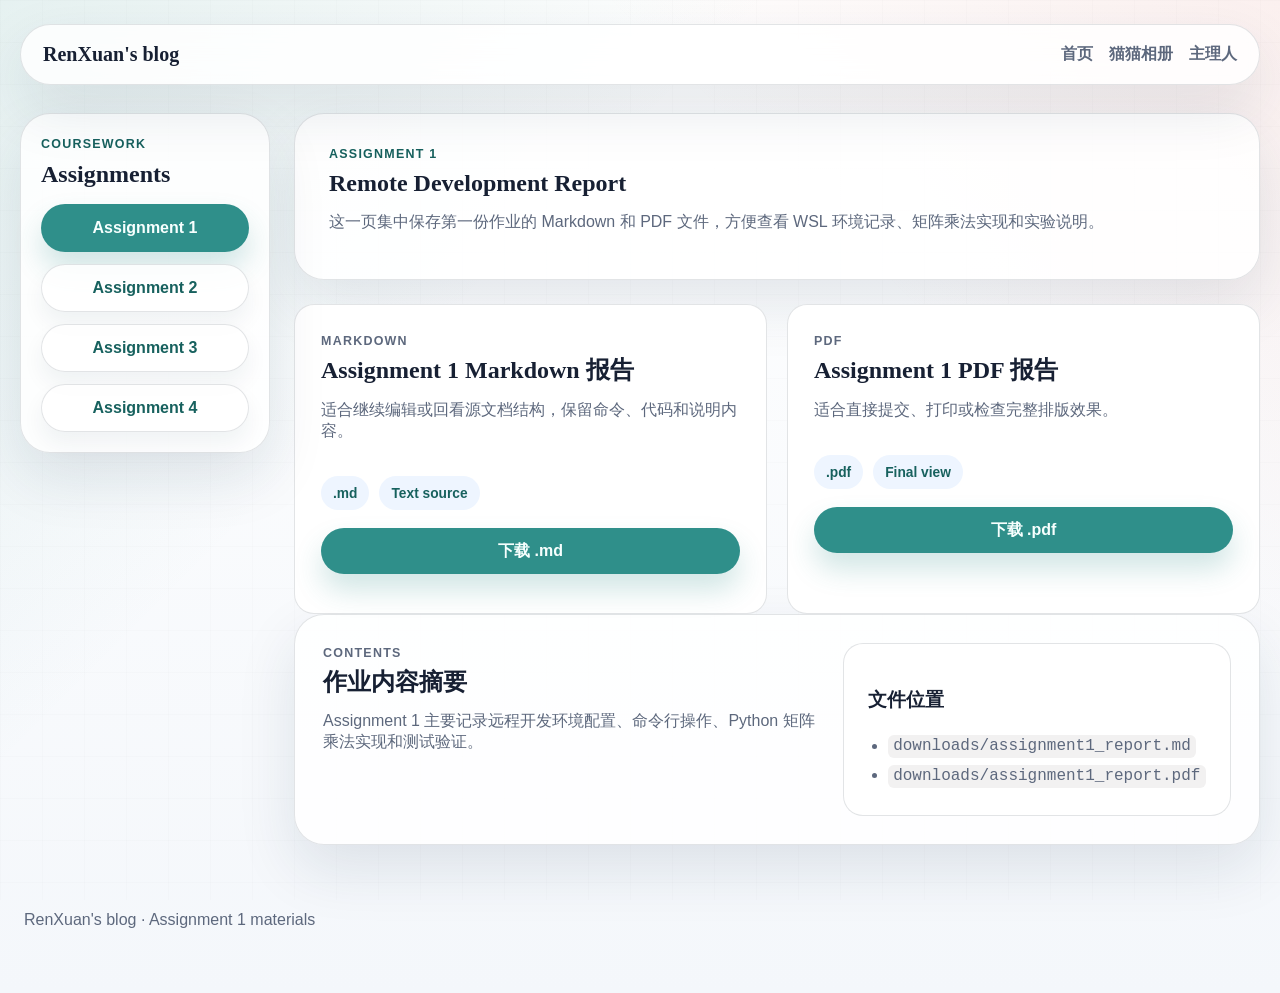
<file: site/assignment1.html>
<!DOCTYPE html>
<html lang="zh-CN">
<head>
  <meta charset="utf-8">
  <meta name="viewport" content="width=device-width, initial-scale=1">
  <title>Assignment 1 | RenXuan's blog</title>
  <meta name="description" content="RenXuan's blog 的 Assignment 1 下载页面。">
  <link rel="stylesheet" href="assets/style.css">
</head>
<body>
  <div class="page-shell">
    <header class="site-header">
      <a class="brand" href="index.html">RenXuan's blog</a>
      <nav class="nav-links">
        <a href="index.html">首页</a>
        <a href="archive.html">猫猫相册</a>
        <a href="process.html">主理人</a>
      </nav>
    </header>

    <div class="site-layout">
      <aside class="assignment-sidebar" aria-label="Assignment navigation">
        <div class="sidebar-card">
          <p class="eyebrow">Coursework</p>
          <h2>Assignments</h2>
          <nav class="assignment-nav">
            <a class="active" href="assignment1.html">Assignment 1</a>
            <a href="assignment2.html">Assignment 2</a>
            <a href="assignment3.html">Assignment 3</a>
            <a href="assignment4.html">Assignment 4</a>
          </nav>
        </div>
      </aside>

      <main class="subpage-main">
        <section class="subpage-hero">
          <p class="eyebrow">Assignment 1</p>
          <h1>Remote Development Report</h1>
          <p class="lead">
            这一页集中保存第一份作业的 Markdown 和 PDF 文件，方便查看 WSL 环境记录、矩阵乘法实现和实验说明。
          </p>
        </section>

        <section class="download-grid" aria-label="Assignment 1 downloads">
          <article class="download-card">
            <div>
              <p class="card-tag">Markdown</p>
              <h2>Assignment 1 Markdown 报告</h2>
              <p>适合继续编辑或回看源文档结构，保留命令、代码和说明内容。</p>
            </div>
            <div class="file-meta">
              <span>.md</span>
              <span>Text source</span>
            </div>
            <a class="button button-primary" href="downloads/assignment1_report.md">下载 .md</a>
          </article>

          <article class="download-card">
            <div>
              <p class="card-tag">PDF</p>
              <h2>Assignment 1 PDF 报告</h2>
              <p>适合直接提交、打印或检查完整排版效果。</p>
            </div>
            <div class="file-meta">
              <span>.pdf</span>
              <span>Final view</span>
            </div>
            <a class="button button-primary" href="downloads/assignment1_report.pdf">下载 .pdf</a>
          </article>
        </section>

        <section class="notes-panel">
          <div>
            <p class="eyebrow">Contents</p>
            <h2>作业内容摘要</h2>
            <p>
              Assignment 1 主要记录远程开发环境配置、命令行操作、Python 矩阵乘法实现和测试验证。
            </p>
          </div>
          <div class="summary-box">
            <h3>文件位置</h3>
            <ul class="compact-list">
              <li><code>downloads/assignment1_report.md</code></li>
              <li><code>downloads/assignment1_report.pdf</code></li>
            </ul>
          </div>
        </section>
      </main>
    </div>

    <footer class="site-footer">
      <p>RenXuan's blog · Assignment 1 materials</p>
    </footer>
  </div>
</body>
</html>
</file>
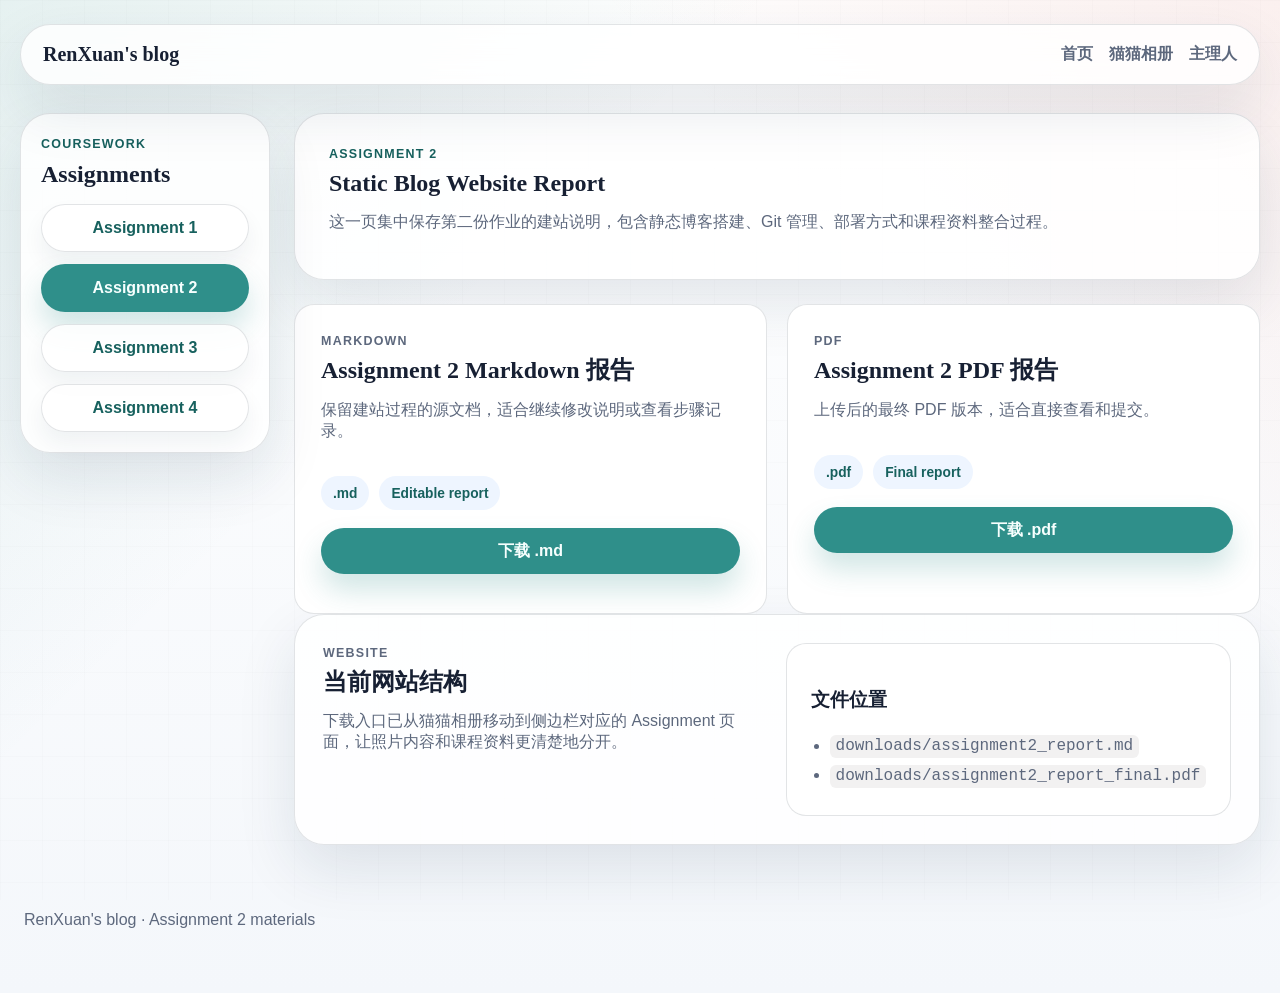
<file: site/assignment2.html>
<!DOCTYPE html>
<html lang="zh-CN">
<head>
  <meta charset="utf-8">
  <meta name="viewport" content="width=device-width, initial-scale=1">
  <title>Assignment 2 | RenXuan's blog</title>
  <meta name="description" content="RenXuan's blog 的 Assignment 2 下载页面。">
  <link rel="stylesheet" href="assets/style.css">
</head>
<body>
  <div class="page-shell">
    <header class="site-header">
      <a class="brand" href="index.html">RenXuan's blog</a>
      <nav class="nav-links">
        <a href="index.html">首页</a>
        <a href="archive.html">猫猫相册</a>
        <a href="process.html">主理人</a>
      </nav>
    </header>

    <div class="site-layout">
      <aside class="assignment-sidebar" aria-label="Assignment navigation">
        <div class="sidebar-card">
          <p class="eyebrow">Coursework</p>
          <h2>Assignments</h2>
          <nav class="assignment-nav">
            <a href="assignment1.html">Assignment 1</a>
            <a class="active" href="assignment2.html">Assignment 2</a>
            <a href="assignment3.html">Assignment 3</a>
            <a href="assignment4.html">Assignment 4</a>
          </nav>
        </div>
      </aside>

      <main class="subpage-main">
        <section class="subpage-hero">
          <p class="eyebrow">Assignment 2</p>
          <h1>Static Blog Website Report</h1>
          <p class="lead">
            这一页集中保存第二份作业的建站说明，包含静态博客搭建、Git 管理、部署方式和课程资料整合过程。
          </p>
        </section>

        <section class="download-grid" aria-label="Assignment 2 downloads">
          <article class="download-card">
            <div>
              <p class="card-tag">Markdown</p>
              <h2>Assignment 2 Markdown 报告</h2>
              <p>保留建站过程的源文档，适合继续修改说明或查看步骤记录。</p>
            </div>
            <div class="file-meta">
              <span>.md</span>
              <span>Editable report</span>
            </div>
            <a class="button button-primary" href="downloads/assignment2_report.md">下载 .md</a>
          </article>

          <article class="download-card">
            <div>
              <p class="card-tag">PDF</p>
              <h2>Assignment 2 PDF 报告</h2>
              <p>上传后的最终 PDF 版本，适合直接查看和提交。</p>
            </div>
            <div class="file-meta">
              <span>.pdf</span>
              <span>Final report</span>
            </div>
            <a class="button button-primary" href="downloads/assignment2_report_final.pdf">下载 .pdf</a>
          </article>
        </section>

        <section class="deploy-panel">
          <div>
            <p class="eyebrow">Website</p>
            <h2>当前网站结构</h2>
            <p>
              下载入口已从猫猫相册移动到侧边栏对应的 Assignment 页面，让照片内容和课程资料更清楚地分开。
            </p>
          </div>
          <div class="summary-box">
            <h3>文件位置</h3>
            <ul class="compact-list">
              <li><code>downloads/assignment2_report.md</code></li>
              <li><code>downloads/assignment2_report_final.pdf</code></li>
            </ul>
          </div>
        </section>
      </main>
    </div>

    <footer class="site-footer">
      <p>RenXuan's blog · Assignment 2 materials</p>
    </footer>
  </div>
</body>
</html>
</file>
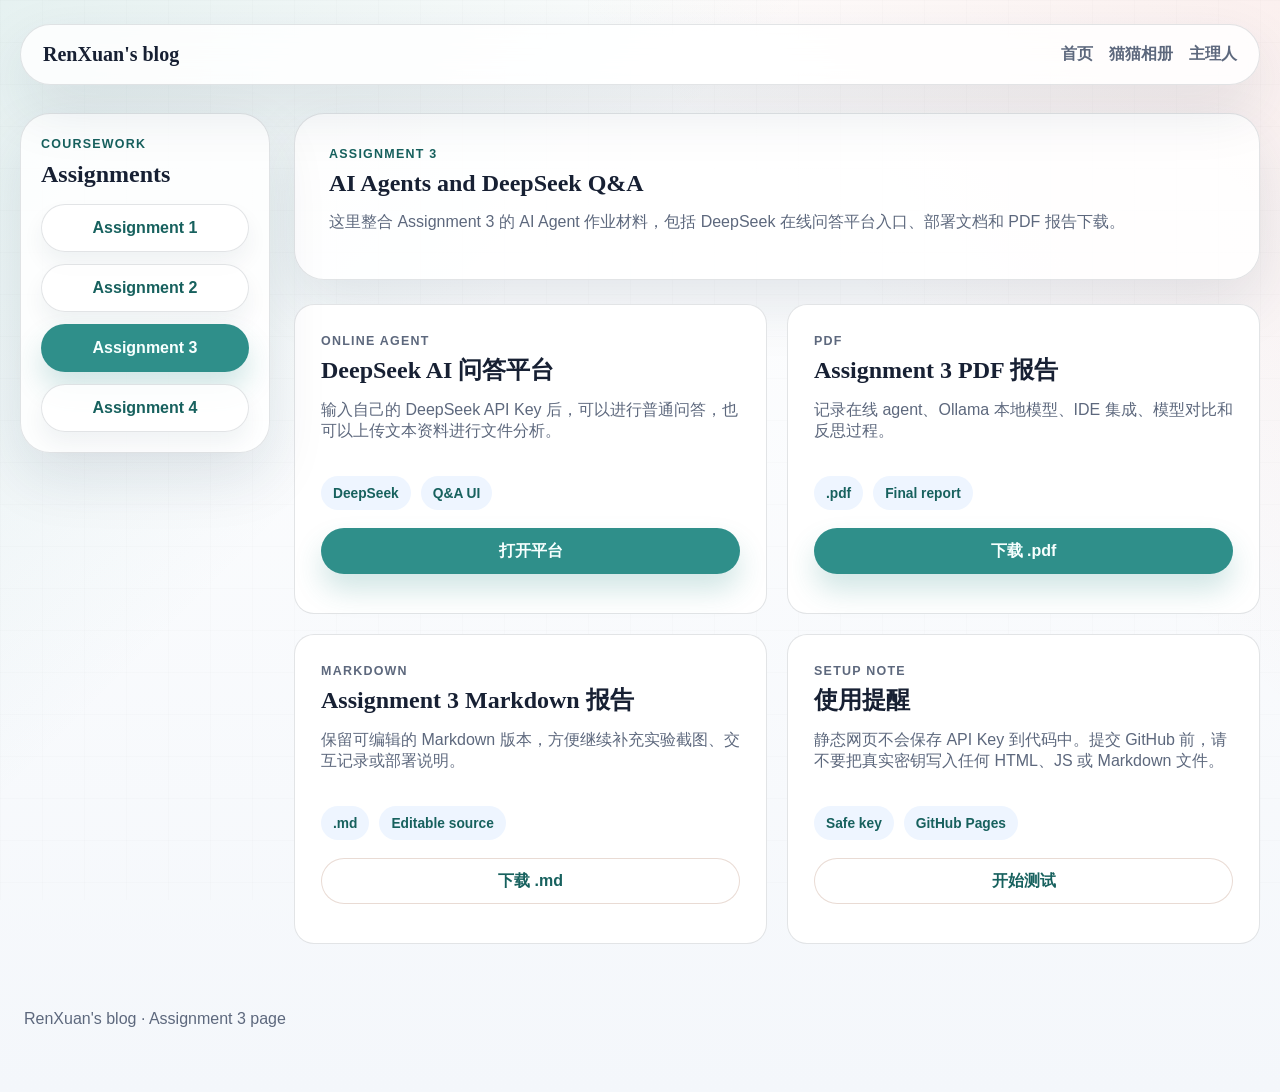
<file: site/assignment3.html>
<!DOCTYPE html>
<html lang="zh-CN">
<head>
  <meta charset="utf-8">
  <meta name="viewport" content="width=device-width, initial-scale=1">
  <title>Assignment 3 | RenXuan's blog</title>
  <meta name="description" content="RenXuan's blog 的 Assignment 3 页面。">
  <link rel="stylesheet" href="assets/style.css">
</head>
<body>
  <div class="page-shell">
    <header class="site-header">
      <a class="brand" href="index.html">RenXuan's blog</a>
      <nav class="nav-links">
        <a href="index.html">首页</a>
        <a href="archive.html">猫猫相册</a>
        <a href="process.html">主理人</a>
      </nav>
    </header>

    <div class="site-layout">
      <aside class="assignment-sidebar" aria-label="Assignment navigation">
        <div class="sidebar-card">
          <p class="eyebrow">Coursework</p>
          <h2>Assignments</h2>
          <nav class="assignment-nav">
            <a href="assignment1.html">Assignment 1</a>
            <a href="assignment2.html">Assignment 2</a>
            <a class="active" href="assignment3.html">Assignment 3</a>
            <a href="assignment4.html">Assignment 4</a>
          </nav>
        </div>
      </aside>

      <main class="subpage-main">
        <section class="subpage-hero">
          <p class="eyebrow">Assignment 3</p>
          <h1>AI Agents and DeepSeek Q&A</h1>
          <p class="lead">
            这里整合 Assignment 3 的 AI Agent 作业材料，包括 DeepSeek 在线问答平台入口、部署文档和 PDF 报告下载。
          </p>
        </section>

        <section class="download-grid" aria-label="Assignment 3 resources">
          <article class="download-card">
            <div>
              <p class="card-tag">Online Agent</p>
              <h2>DeepSeek AI 问答平台</h2>
              <p>输入自己的 DeepSeek API Key 后，可以进行普通问答，也可以上传文本资料进行文件分析。</p>
            </div>
            <div class="file-meta">
              <span>DeepSeek</span>
              <span>Q&A UI</span>
            </div>
            <a class="button button-primary" href="deepseek_qa.html">打开平台</a>
          </article>

          <article class="download-card">
            <div>
              <p class="card-tag">PDF</p>
              <h2>Assignment 3 PDF 报告</h2>
              <p>记录在线 agent、Ollama 本地模型、IDE 集成、模型对比和反思过程。</p>
            </div>
            <div class="file-meta">
              <span>.pdf</span>
              <span>Final report</span>
            </div>
            <a class="button button-primary" href="downloads/assignment3_ai_agents_report.pdf">下载 .pdf</a>
          </article>

          <article class="download-card">
            <div>
              <p class="card-tag">Markdown</p>
              <h2>Assignment 3 Markdown 报告</h2>
              <p>保留可编辑的 Markdown 版本，方便继续补充实验截图、交互记录或部署说明。</p>
            </div>
            <div class="file-meta">
              <span>.md</span>
              <span>Editable source</span>
            </div>
            <a class="button button-secondary" href="downloads/assignment3_ai_agents_report.md">下载 .md</a>
          </article>

          <article class="download-card">
            <div>
              <p class="card-tag">Setup Note</p>
              <h2>使用提醒</h2>
              <p>静态网页不会保存 API Key 到代码中。提交 GitHub 前，请不要把真实密钥写入任何 HTML、JS 或 Markdown 文件。</p>
            </div>
            <div class="file-meta">
              <span>Safe key</span>
              <span>GitHub Pages</span>
            </div>
            <a class="button button-secondary" href="deepseek_qa.html">开始测试</a>
          </article>
        </section>
      </main>
    </div>

    <footer class="site-footer">
      <p>RenXuan's blog · Assignment 3 page</p>
    </footer>
  </div>
</body>
</html>
</file>
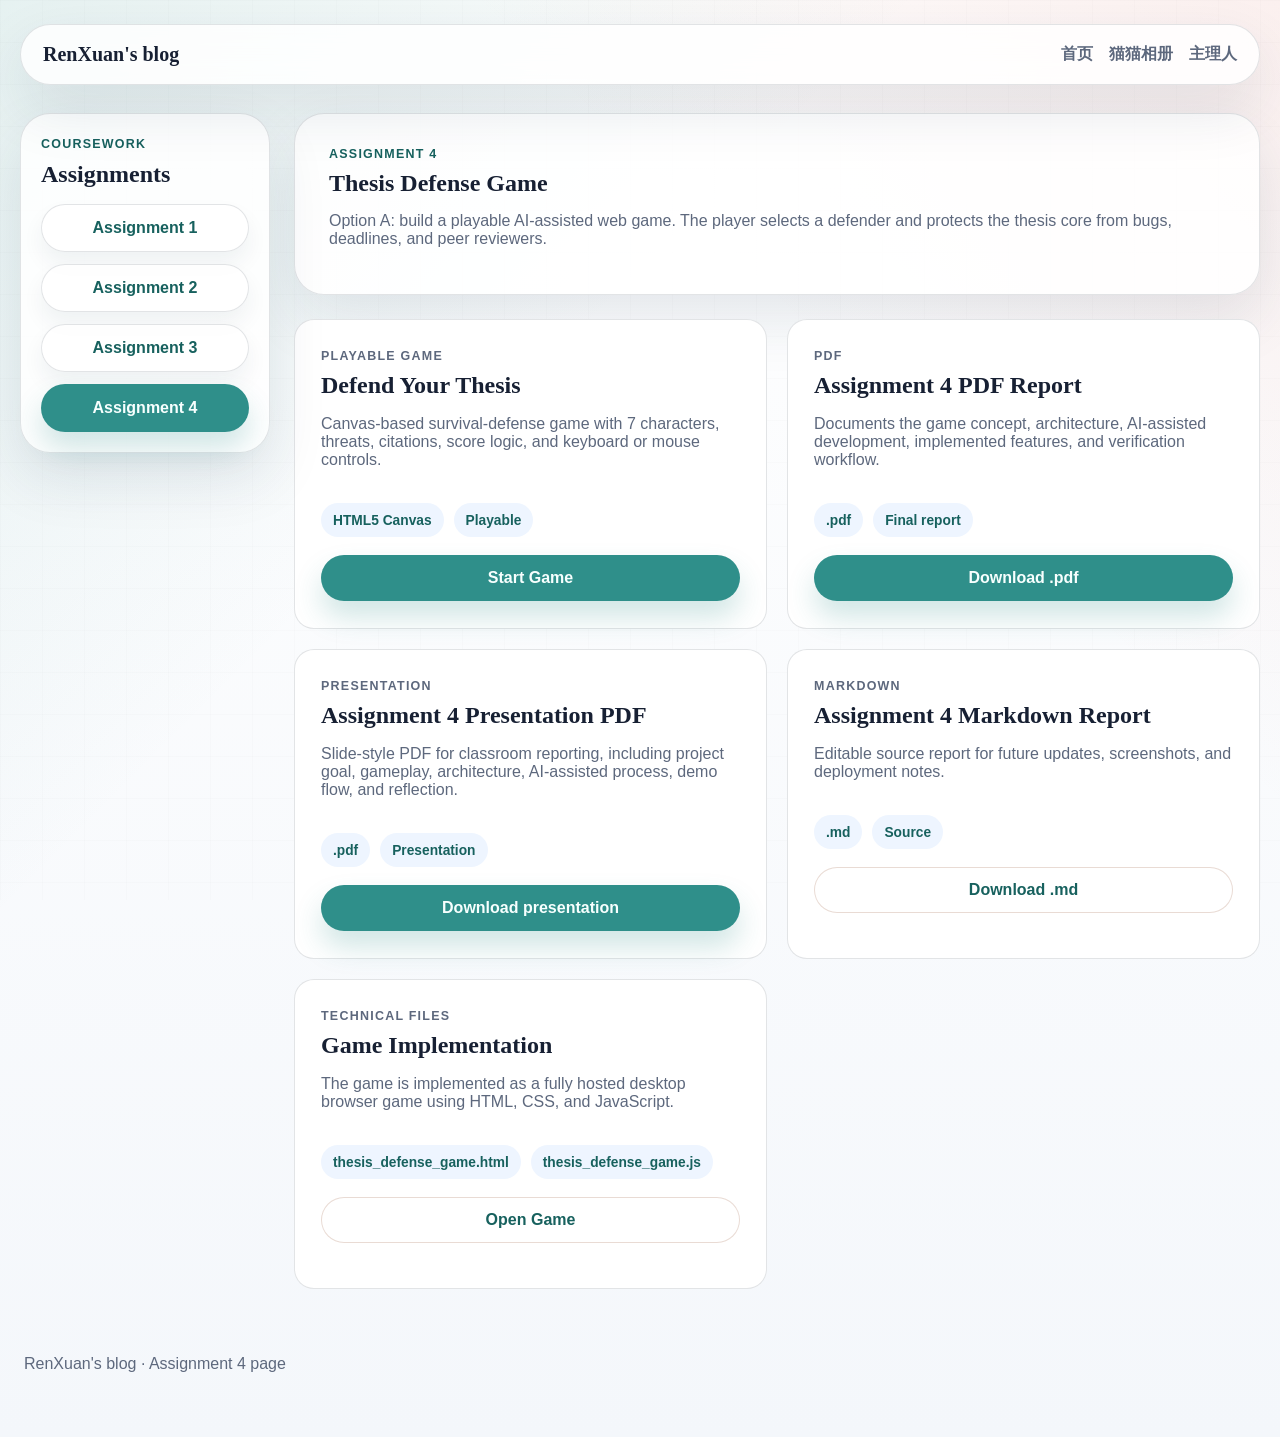
<file: site/assignment4.html>
<!DOCTYPE html>
<html lang="zh-CN">
<head>
  <meta charset="utf-8">
  <meta name="viewport" content="width=device-width, initial-scale=1">
  <title>Assignment 4 | RenXuan's blog</title>
  <meta name="description" content="RenXuan's blog 的 Assignment 4 页面。">
  <link rel="stylesheet" href="assets/style.css">
</head>
<body>
  <div class="page-shell">
    <header class="site-header">
      <a class="brand" href="index.html">RenXuan's blog</a>
      <nav class="nav-links">
        <a href="index.html">首页</a>
        <a href="archive.html">猫猫相册</a>
        <a href="process.html">主理人</a>
      </nav>
    </header>

    <div class="site-layout">
      <aside class="assignment-sidebar" aria-label="Assignment navigation">
        <div class="sidebar-card">
          <p class="eyebrow">Coursework</p>
          <h2>Assignments</h2>
          <nav class="assignment-nav">
            <a href="assignment1.html">Assignment 1</a>
            <a href="assignment2.html">Assignment 2</a>
            <a href="assignment3.html">Assignment 3</a>
            <a class="active" href="assignment4.html">Assignment 4</a>
          </nav>
        </div>
      </aside>

      <main class="subpage-main">
        <section class="subpage-hero">
          <p class="eyebrow">Assignment 4</p>
          <h1>Thesis Defense Game</h1>
          <p class="lead">
            Option A: build a playable AI-assisted web game. The player selects a defender and protects the thesis core from bugs, deadlines, and peer reviewers.
          </p>
        </section>

        <section class="download-grid" aria-label="Assignment 4 resources">
          <article class="download-card">
            <div>
              <p class="card-tag">Playable Game</p>
              <h2>Defend Your Thesis</h2>
              <p>Canvas-based survival-defense game with 7 characters, threats, citations, score logic, and keyboard or mouse controls.</p>
            </div>
            <div class="file-meta">
              <span>HTML5 Canvas</span>
              <span>Playable</span>
            </div>
            <a class="button button-primary" href="thesis_defense_game.html">Start Game</a>
          </article>

          <article class="download-card">
            <div>
              <p class="card-tag">PDF</p>
              <h2>Assignment 4 PDF Report</h2>
              <p>Documents the game concept, architecture, AI-assisted development, implemented features, and verification workflow.</p>
            </div>
            <div class="file-meta">
              <span>.pdf</span>
              <span>Final report</span>
            </div>
            <a class="button button-primary" href="downloads/assignment4_thesis_defense_report.pdf">Download .pdf</a>
          </article>

          <article class="download-card">
            <div>
              <p class="card-tag">Presentation</p>
              <h2>Assignment 4 Presentation PDF</h2>
              <p>Slide-style PDF for classroom reporting, including project goal, gameplay, architecture, AI-assisted process, demo flow, and reflection.</p>
            </div>
            <div class="file-meta">
              <span>.pdf</span>
              <span>Presentation</span>
            </div>
            <a class="button button-primary" href="downloads/assignment4_thesis_defense_presentation.pdf">Download presentation</a>
          </article>

          <article class="download-card">
            <div>
              <p class="card-tag">Markdown</p>
              <h2>Assignment 4 Markdown Report</h2>
              <p>Editable source report for future updates, screenshots, and deployment notes.</p>
            </div>
            <div class="file-meta">
              <span>.md</span>
              <span>Source</span>
            </div>
            <a class="button button-secondary" href="downloads/assignment4_thesis_defense_report.md">Download .md</a>
          </article>

          <article class="download-card">
            <div>
              <p class="card-tag">Technical Files</p>
              <h2>Game Implementation</h2>
              <p>The game is implemented as a fully hosted desktop browser game using HTML, CSS, and JavaScript.</p>
            </div>
            <div class="file-meta">
              <span>thesis_defense_game.html</span>
              <span>thesis_defense_game.js</span>
            </div>
            <a class="button button-secondary" href="thesis_defense_game.html">Open Game</a>
          </article>
        </section>
      </main>
    </div>

    <footer class="site-footer">
      <p>RenXuan's blog · Assignment 4 page</p>
    </footer>
  </div>
</body>
</html>
</file>
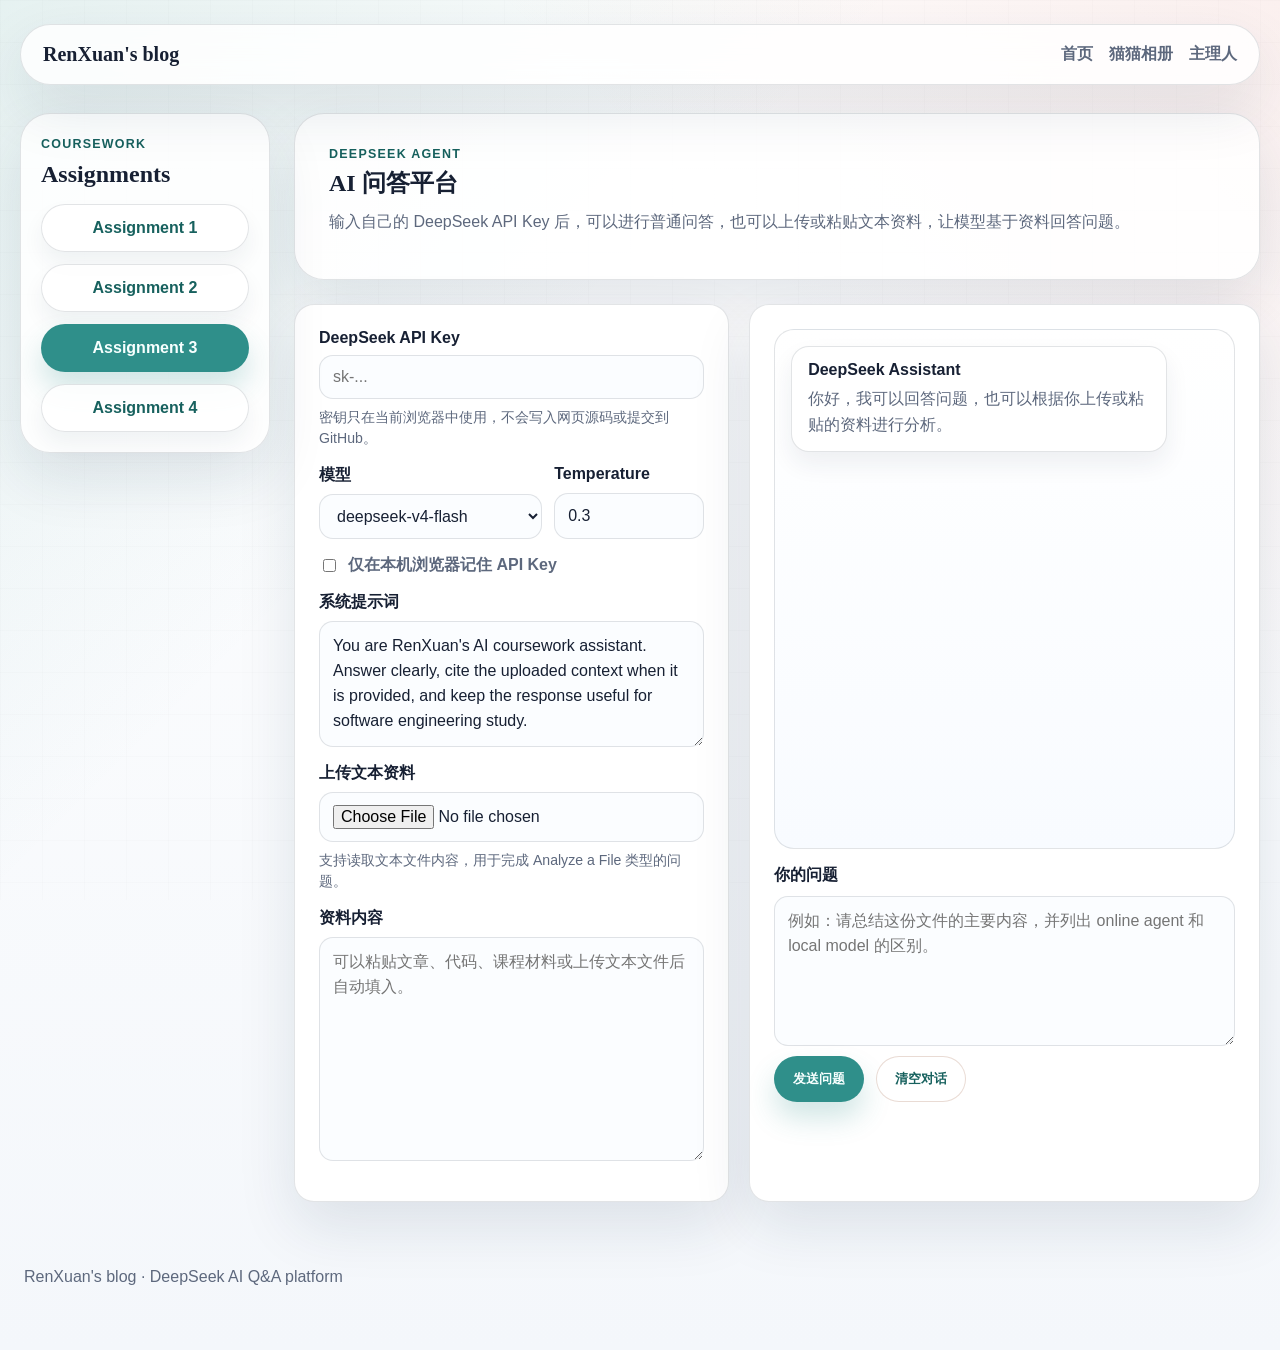
<file: site/deepseek_qa.html>
<!DOCTYPE html>
<html lang="zh-CN">
<head>
  <meta charset="utf-8">
  <meta name="viewport" content="width=device-width, initial-scale=1">
  <title>DeepSeek AI 问答平台 | RenXuan's blog</title>
  <meta name="description" content="RenXuan's blog 的 DeepSeek AI 问答平台。">
  <link rel="stylesheet" href="assets/style.css">
  <script src="assets/deepseek_qa.js" defer></script>
</head>
<body>
  <div class="page-shell">
    <header class="site-header">
      <a class="brand" href="index.html">RenXuan's blog</a>
      <nav class="nav-links">
        <a href="index.html">首页</a>
        <a href="archive.html">猫猫相册</a>
        <a href="process.html">主理人</a>
      </nav>
    </header>

    <div class="site-layout">
      <aside class="assignment-sidebar" aria-label="Assignment navigation">
        <div class="sidebar-card">
          <p class="eyebrow">Coursework</p>
          <h2>Assignments</h2>
          <nav class="assignment-nav">
            <a href="assignment1.html">Assignment 1</a>
            <a href="assignment2.html">Assignment 2</a>
            <a class="active" href="assignment3.html">Assignment 3</a>
            <a href="assignment4.html">Assignment 4</a>
          </nav>
        </div>
      </aside>

      <main class="subpage-main">
        <section class="subpage-hero">
          <p class="eyebrow">DeepSeek Agent</p>
          <h1>AI 问答平台</h1>
          <p class="lead">
            输入自己的 DeepSeek API Key 后，可以进行普通问答，也可以上传或粘贴文本资料，让模型基于资料回答问题。
          </p>
        </section>

        <section class="qa-console" aria-label="DeepSeek AI question answering console">
          <div class="qa-settings">
            <div class="field-group">
              <label for="api-key">DeepSeek API Key</label>
              <input id="api-key" type="password" autocomplete="off" placeholder="sk-...">
              <p class="field-note">密钥只在当前浏览器中使用，不会写入网页源码或提交到 GitHub。</p>
            </div>

            <div class="field-row">
              <div class="field-group">
                <label for="model">模型</label>
                <select id="model">
                  <option value="deepseek-v4-flash">deepseek-v4-flash</option>
                  <option value="deepseek-v4-pro">deepseek-v4-pro</option>
                  <option value="deepseek-chat">deepseek-chat (legacy)</option>
                  <option value="deepseek-reasoner">deepseek-reasoner (legacy)</option>
                </select>
              </div>
              <div class="field-group">
                <label for="temperature">Temperature</label>
                <input id="temperature" type="number" min="0" max="1.5" step="0.1" value="0.3">
              </div>
            </div>

            <label class="checkbox-line">
              <input id="remember-key" type="checkbox">
              <span>仅在本机浏览器记住 API Key</span>
            </label>

            <div class="field-group">
              <label for="system-prompt">系统提示词</label>
              <textarea id="system-prompt" rows="4">You are RenXuan's AI coursework assistant. Answer clearly, cite the uploaded context when it is provided, and keep the response useful for software engineering study.</textarea>
            </div>

            <div class="field-group">
              <label for="context-file">上传文本资料</label>
              <input id="context-file" type="file" accept=".txt,.md,.csv,.json,.html,.css,.js,.py">
              <p class="field-note">支持读取文本文件内容，用于完成 Analyze a File 类型的问题。</p>
            </div>

            <div class="field-group">
              <label for="context-text">资料内容</label>
              <textarea id="context-text" rows="8" placeholder="可以粘贴文章、代码、课程材料或上传文本文件后自动填入。"></textarea>
            </div>
          </div>

          <div class="qa-chat">
            <div id="chat-log" class="chat-log" aria-live="polite">
              <article class="chat-message assistant-message">
                <strong>DeepSeek Assistant</strong>
                <p>你好，我可以回答问题，也可以根据你上传或粘贴的资料进行分析。</p>
              </article>
            </div>

            <form id="qa-form" class="qa-form">
              <label for="question">你的问题</label>
              <textarea id="question" rows="5" required placeholder="例如：请总结这份文件的主要内容，并列出 online agent 和 local model 的区别。"></textarea>
              <div class="qa-actions">
                <button class="button button-primary" type="submit">发送问题</button>
                <button class="button button-secondary" type="button" id="clear-chat">清空对话</button>
              </div>
              <p id="status-line" class="field-note" role="status"></p>
            </form>
          </div>
        </section>
      </main>
    </div>

    <footer class="site-footer">
      <p>RenXuan's blog · DeepSeek AI Q&A platform</p>
    </footer>
  </div>
</body>
</html>
</file>
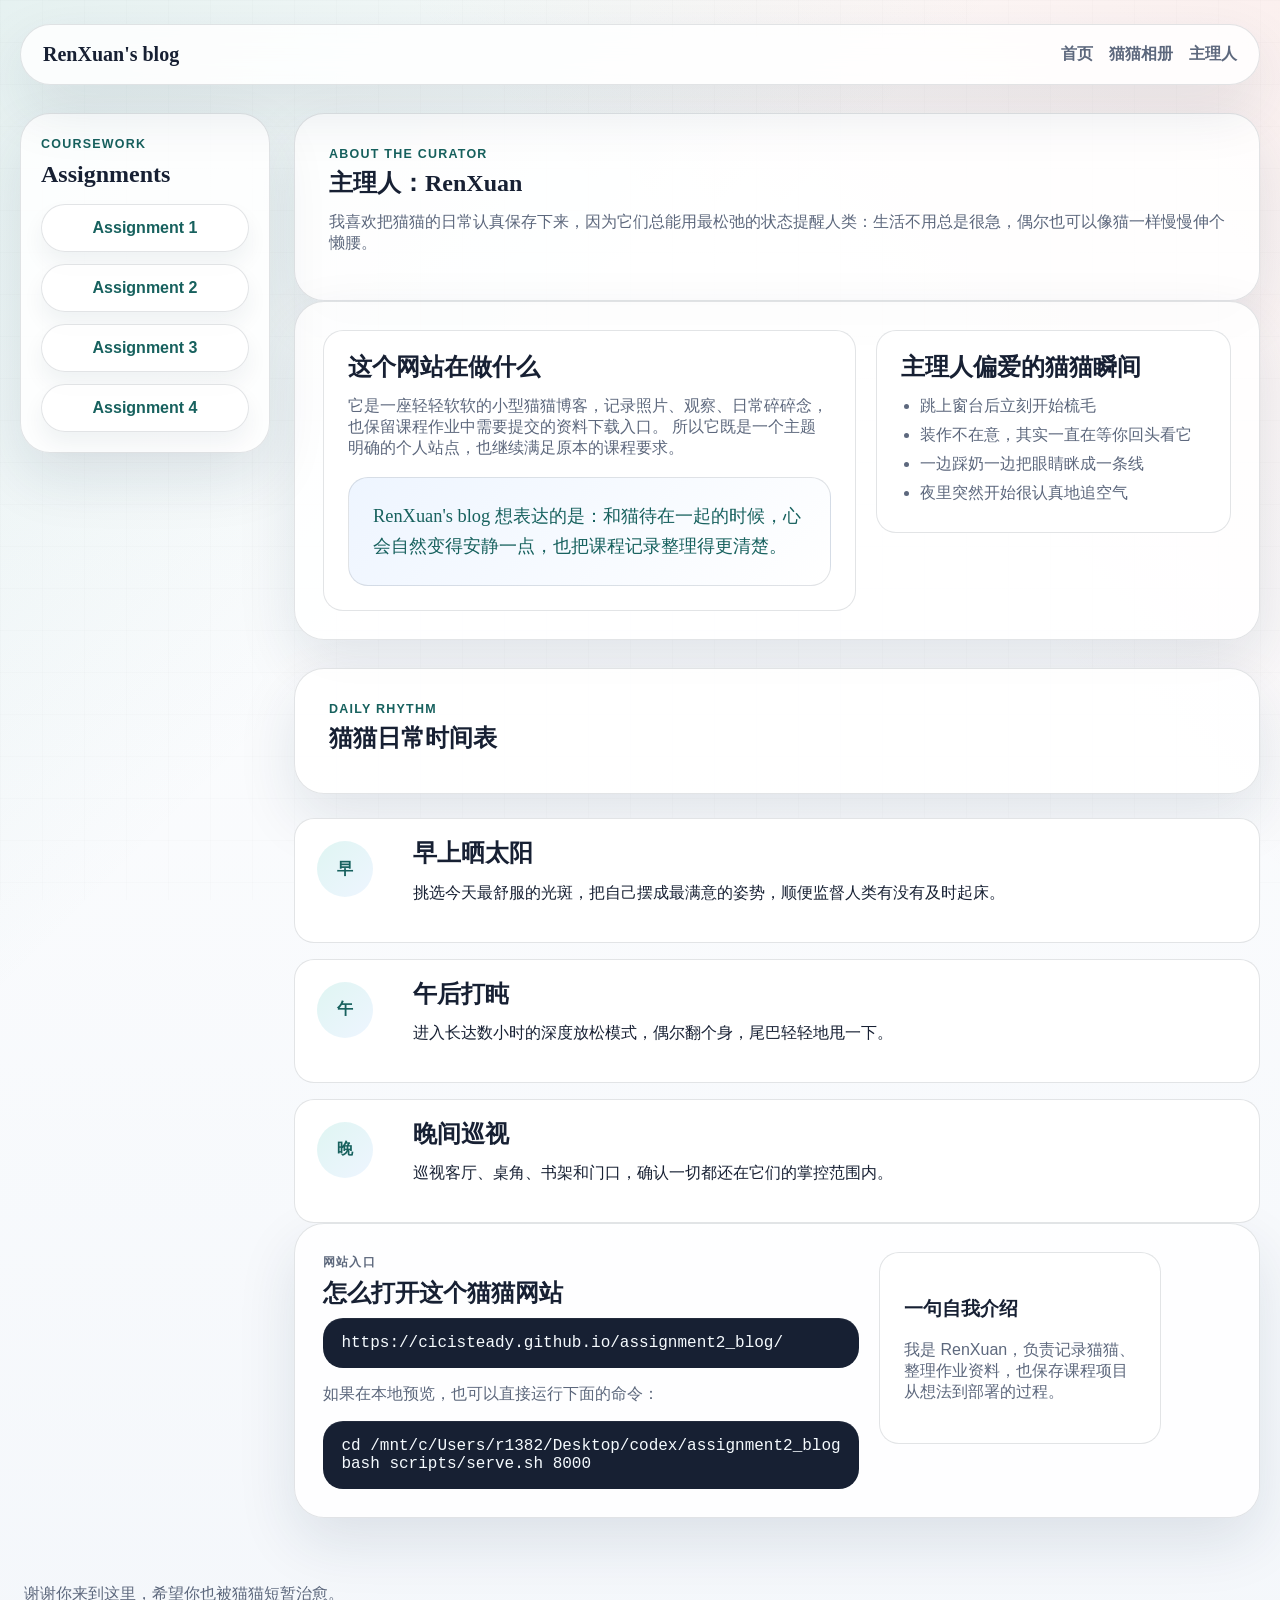
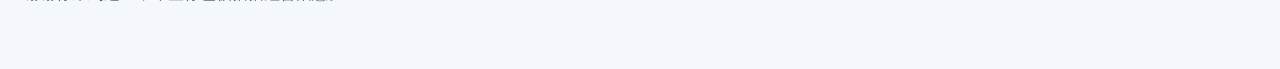
<file: site/process.html>
<!DOCTYPE html>
<html lang="zh-CN">
<head>
  <meta charset="utf-8">
  <meta name="viewport" content="width=device-width, initial-scale=1">
  <title>主理人 | RenXuan's blog</title>
  <link rel="stylesheet" href="assets/style.css">
</head>
<body>
  <div class="page-shell">
    <header class="site-header">
      <a class="brand" href="index.html">RenXuan's blog</a>
      <nav class="nav-links">
        <a href="index.html">首页</a>
        <a href="archive.html">猫猫相册</a>
        <a href="process.html">主理人</a>
      </nav>
    </header>

    <div class="site-layout">
      <aside class="assignment-sidebar" aria-label="Assignment navigation">
        <div class="sidebar-card">
          <p class="eyebrow">Coursework</p>
          <h2>Assignments</h2>
          <nav class="assignment-nav">
            <a href="assignment1.html">Assignment 1</a>
            <a href="assignment2.html">Assignment 2</a>
            <a href="assignment3.html">Assignment 3</a>
            <a href="assignment4.html">Assignment 4</a>
          </nav>
        </div>
      </aside>

      <main class="subpage-main">
      <section class="subpage-hero">
        <p class="eyebrow">About the Curator</p>
        <h1>主理人：RenXuan</h1>
        <p class="lead">
          我喜欢把猫猫的日常认真保存下来，因为它们总能用最松弛的状态提醒人类：生活不用总是很急，偶尔也可以像猫一样慢慢伸个懒腰。
        </p>
      </section>

      <section class="two-col">
        <article class="profile-card">
          <h2>这个网站在做什么</h2>
          <p>
            它是一座轻轻软软的小型猫猫博客，记录照片、观察、日常碎碎念，也保留课程作业中需要提交的资料下载入口。
            所以它既是一个主题明确的个人站点，也继续满足原本的课程要求。
          </p>
          <div class="quote-card quote-inline">
            <p>RenXuan's blog 想表达的是：和猫待在一起的时候，心会自然变得安静一点，也把课程记录整理得更清楚。</p>
          </div>
        </article>

        <article class="profile-card">
          <h2>主理人偏爱的猫猫瞬间</h2>
          <ul class="compact-list">
            <li>跳上窗台后立刻开始梳毛</li>
            <li>装作不在意，其实一直在等你回头看它</li>
            <li>一边踩奶一边把眼睛眯成一条线</li>
            <li>夜里突然开始很认真地追空气</li>
          </ul>
        </article>
      </section>

      <section class="section-title">
        <p class="eyebrow">Daily Rhythm</p>
        <h2>猫猫日常时间表</h2>
      </section>

      <section class="timeline">
        <article class="timeline-item">
          <span class="timeline-step">早</span>
          <div>
            <h2>早上晒太阳</h2>
            <p>挑选今天最舒服的光斑，把自己摆成最满意的姿势，顺便监督人类有没有及时起床。</p>
          </div>
        </article>

        <article class="timeline-item">
          <span class="timeline-step">午</span>
          <div>
            <h2>午后打盹</h2>
            <p>进入长达数小时的深度放松模式，偶尔翻个身，尾巴轻轻地甩一下。</p>
          </div>
        </article>

        <article class="timeline-item">
          <span class="timeline-step">晚</span>
          <div>
            <h2>晚间巡视</h2>
            <p>巡视客厅、桌角、书架和门口，确认一切都还在它们的掌控范围内。</p>
          </div>
        </article>
      </section>

      <section class="deploy-panel">
        <div>
          <p class="eyebrow">网站入口</p>
          <h2>怎么打开这个猫猫网站</h2>
          <pre><code>https://cicisteady.github.io/assignment2_blog/</code></pre>
          <p>如果在本地预览，也可以直接运行下面的命令：</p>
          <pre><code>cd /mnt/c/Users/r1382/Desktop/codex/assignment2_blog
bash scripts/serve.sh 8000</code></pre>
        </div>
        <div class="summary-box">
          <h3>一句自我介绍</h3>
          <p>
            我是 RenXuan，负责记录猫猫、整理作业资料，也保存课程项目从想法到部署的过程。
          </p>
        </div>
      </section>
      </main>
    </div>

    <footer class="site-footer">
      <p>谢谢你来到这里，希望你也被猫猫短暂治愈。</p>
    </footer>
  </div>
</body>
</html>
</file>
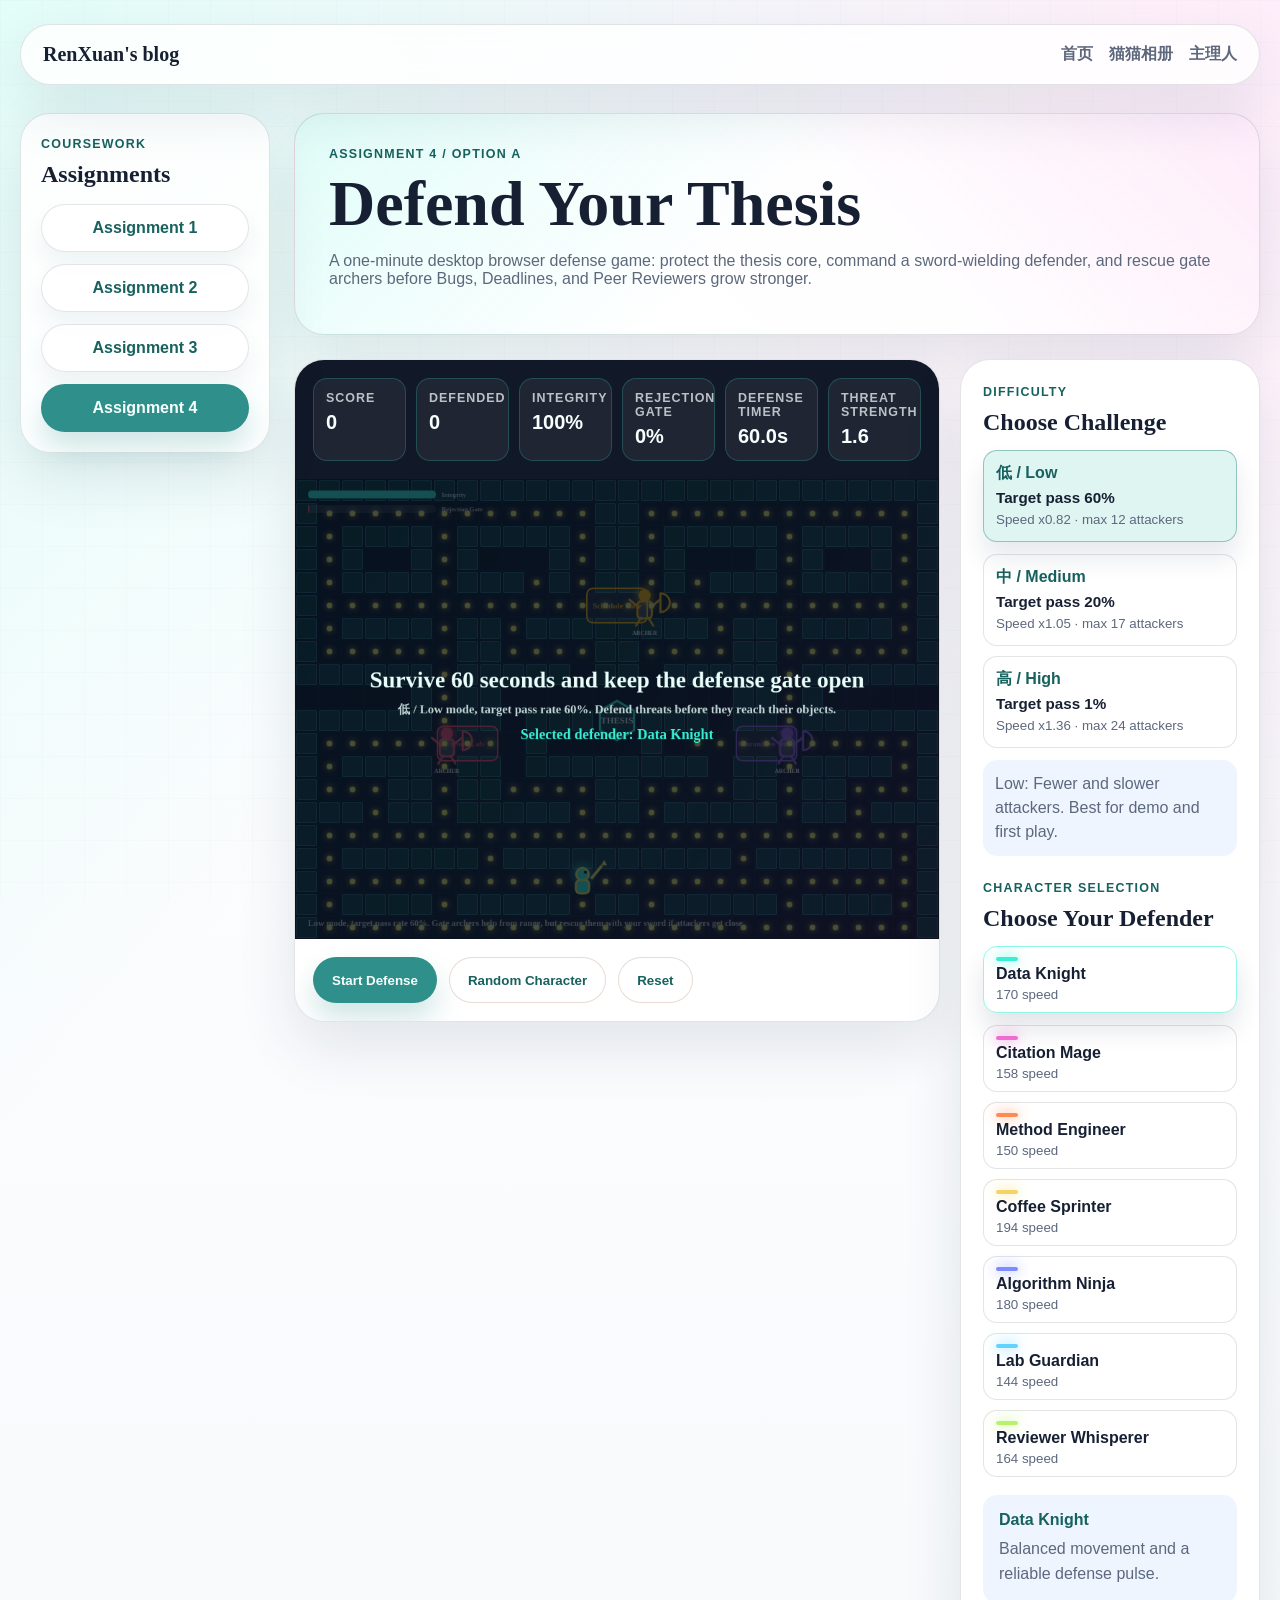
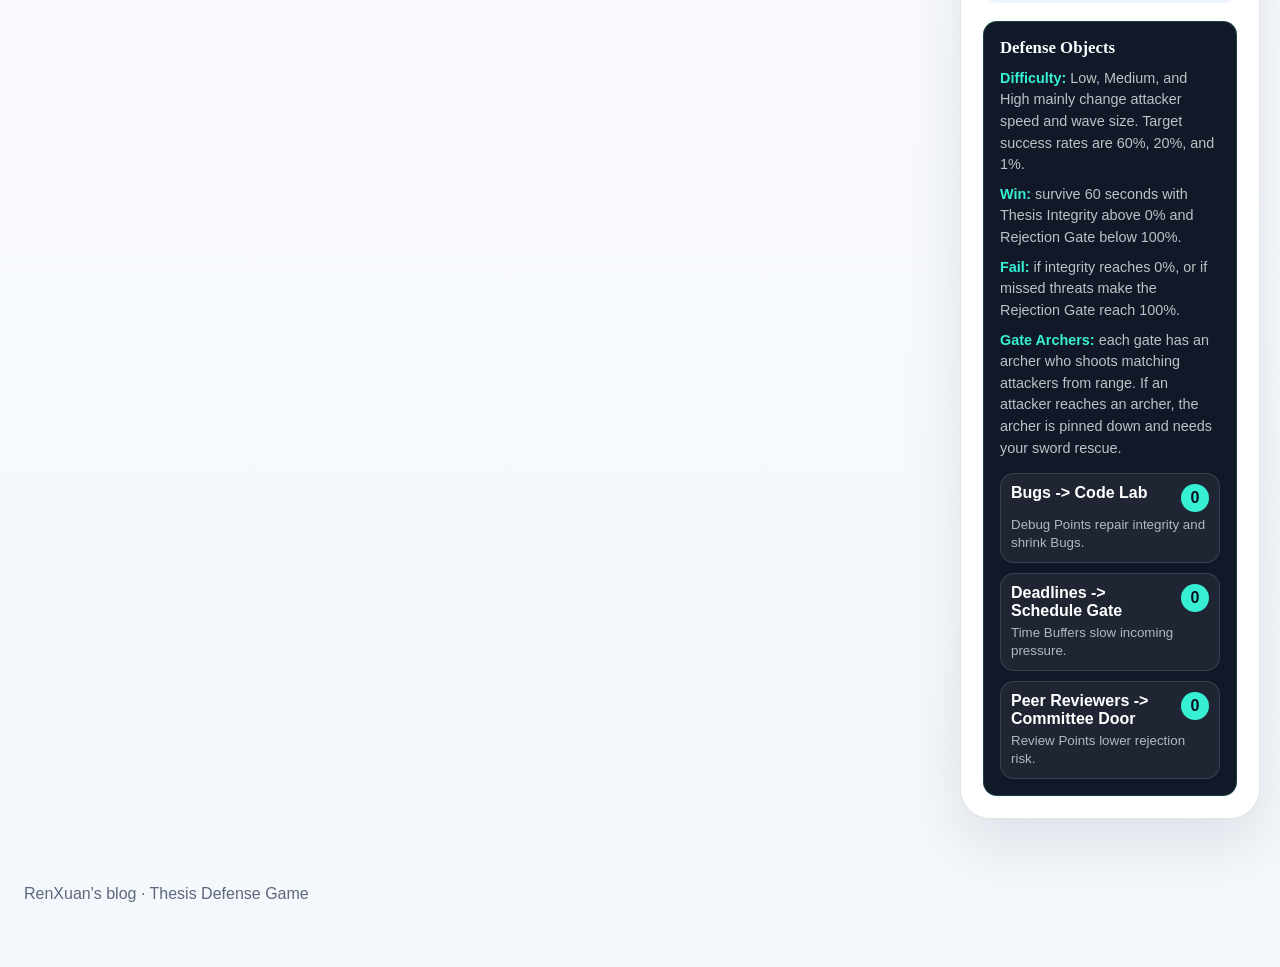
<file: site/thesis_defense_game.html>
<!DOCTYPE html>
<html lang="zh-CN">
<head>
  <meta charset="utf-8">
  <meta name="viewport" content="width=device-width, initial-scale=1">
  <title>Thesis Defense Game | RenXuan's blog</title>
  <meta name="description" content="Assignment 4 desktop browser Thesis Defense Game by RenXuan.">
  <link rel="stylesheet" href="assets/style.css">
  <script src="assets/thesis_defense_game.js" defer></script>
</head>
<body class="game-body">
  <div class="page-shell">
    <header class="site-header">
      <a class="brand" href="index.html">RenXuan's blog</a>
      <nav class="nav-links">
        <a href="index.html">首页</a>
        <a href="archive.html">猫猫相册</a>
        <a href="process.html">主理人</a>
      </nav>
    </header>

    <div class="site-layout">
      <aside class="assignment-sidebar" aria-label="Assignment navigation">
        <div class="sidebar-card">
          <p class="eyebrow">Coursework</p>
          <h2>Assignments</h2>
          <nav class="assignment-nav">
            <a href="assignment1.html">Assignment 1</a>
            <a href="assignment2.html">Assignment 2</a>
            <a href="assignment3.html">Assignment 3</a>
            <a class="active" href="assignment4.html">Assignment 4</a>
          </nav>
        </div>
      </aside>

      <main class="subpage-main">
        <section class="game-hero">
          <p class="eyebrow">Assignment 4 / Option A</p>
          <h1>Defend Your Thesis</h1>
          <p class="lead">
            A one-minute desktop browser defense game: protect the thesis core, command a sword-wielding defender, and rescue gate archers before Bugs, Deadlines, and Peer Reviewers grow stronger.
          </p>
        </section>

        <section class="game-stage" aria-label="Thesis Defense Game">
          <div class="game-panel">
            <div class="game-topbar">
              <div>
                <span class="hud-label">Score</span>
                <strong id="score-value">0</strong>
              </div>
              <div>
                <span class="hud-label">Defended</span>
                <strong id="defended-value">0</strong>
              </div>
              <div>
                <span class="hud-label">Integrity</span>
                <strong id="integrity-value">100%</strong>
              </div>
              <div>
                <span class="hud-label">Rejection Gate</span>
                <strong id="rejection-value">0%</strong>
              </div>
              <div>
                <span class="hud-label">Defense Timer</span>
                <strong id="timer-value">60.0s</strong>
              </div>
              <div>
                <span class="hud-label">Threat Strength</span>
                <strong id="threat-power-value">2.0</strong>
              </div>
            </div>

            <div class="canvas-wrap">
              <canvas id="game-canvas" width="896" height="640" aria-label="Thesis Defense Game canvas"></canvas>
              <div id="result-overlay" class="result-overlay hidden">
                <p class="eyebrow" id="result-eyebrow">Defense Complete</p>
                <h2 id="result-title">Thesis Accepted</h2>
                <p id="result-copy">Your committee is impressed.</p>
                <button class="button button-primary" id="play-again" type="button">Play Again</button>
              </div>
            </div>

            <div class="game-actions">
              <button class="button button-primary" id="start-game" type="button">Start Defense</button>
              <button class="button button-secondary" id="random-character" type="button">Random Character</button>
              <button class="button button-secondary" id="reset-game" type="button">Reset</button>
            </div>
          </div>

          <aside class="character-panel" aria-label="Character selection">
            <p class="eyebrow">Difficulty</p>
            <h2>Choose Challenge</h2>
            <div id="difficulty-grid" class="difficulty-grid" aria-label="Difficulty selection"></div>
            <p id="difficulty-note" class="difficulty-note">Low: Fewer and slower attackers. Best for demo and first play.</p>

            <p class="eyebrow">Character Selection</p>
            <h2>Choose Your Defender</h2>
            <div id="character-grid" class="character-grid"></div>
            <div class="selected-character">
              <span id="selected-chip">Data Knight</span>
              <p id="selected-description">Balanced movement and a reliable defense pulse.</p>
            </div>
            <div class="defense-guide" aria-label="Defense rewards">
              <h3>Defense Objects</h3>
              <p><strong>Difficulty:</strong> Low, Medium, and High mainly change attacker speed and wave size. Target success rates are 60%, 20%, and 1%.</p>
              <p><strong>Win:</strong> survive 60 seconds with Thesis Integrity above 0% and Rejection Gate below 100%.</p>
              <p><strong>Fail:</strong> if integrity reaches 0%, or if missed threats make the Rejection Gate reach 100%.</p>
              <p><strong>Gate Archers:</strong> each gate has an archer who shoots matching attackers from range. If an attacker reaches an archer, the archer is pinned down and needs your sword rescue.</p>
              <ul>
                <li><span>Bugs -> Code Lab</span><b id="bug-defense-value">0</b><small>Debug Points repair integrity and shrink Bugs.</small></li>
                <li><span>Deadlines -> Schedule Gate</span><b id="deadline-defense-value">0</b><small>Time Buffers slow incoming pressure.</small></li>
                <li><span>Peer Reviewers -> Committee Door</span><b id="review-defense-value">0</b><small>Review Points lower rejection risk.</small></li>
              </ul>
            </div>
          </aside>
        </section>
      </main>
    </div>

    <footer class="site-footer">
      <p>RenXuan's blog · Thesis Defense Game</p>
    </footer>
  </div>
</body>
</html>
</file>
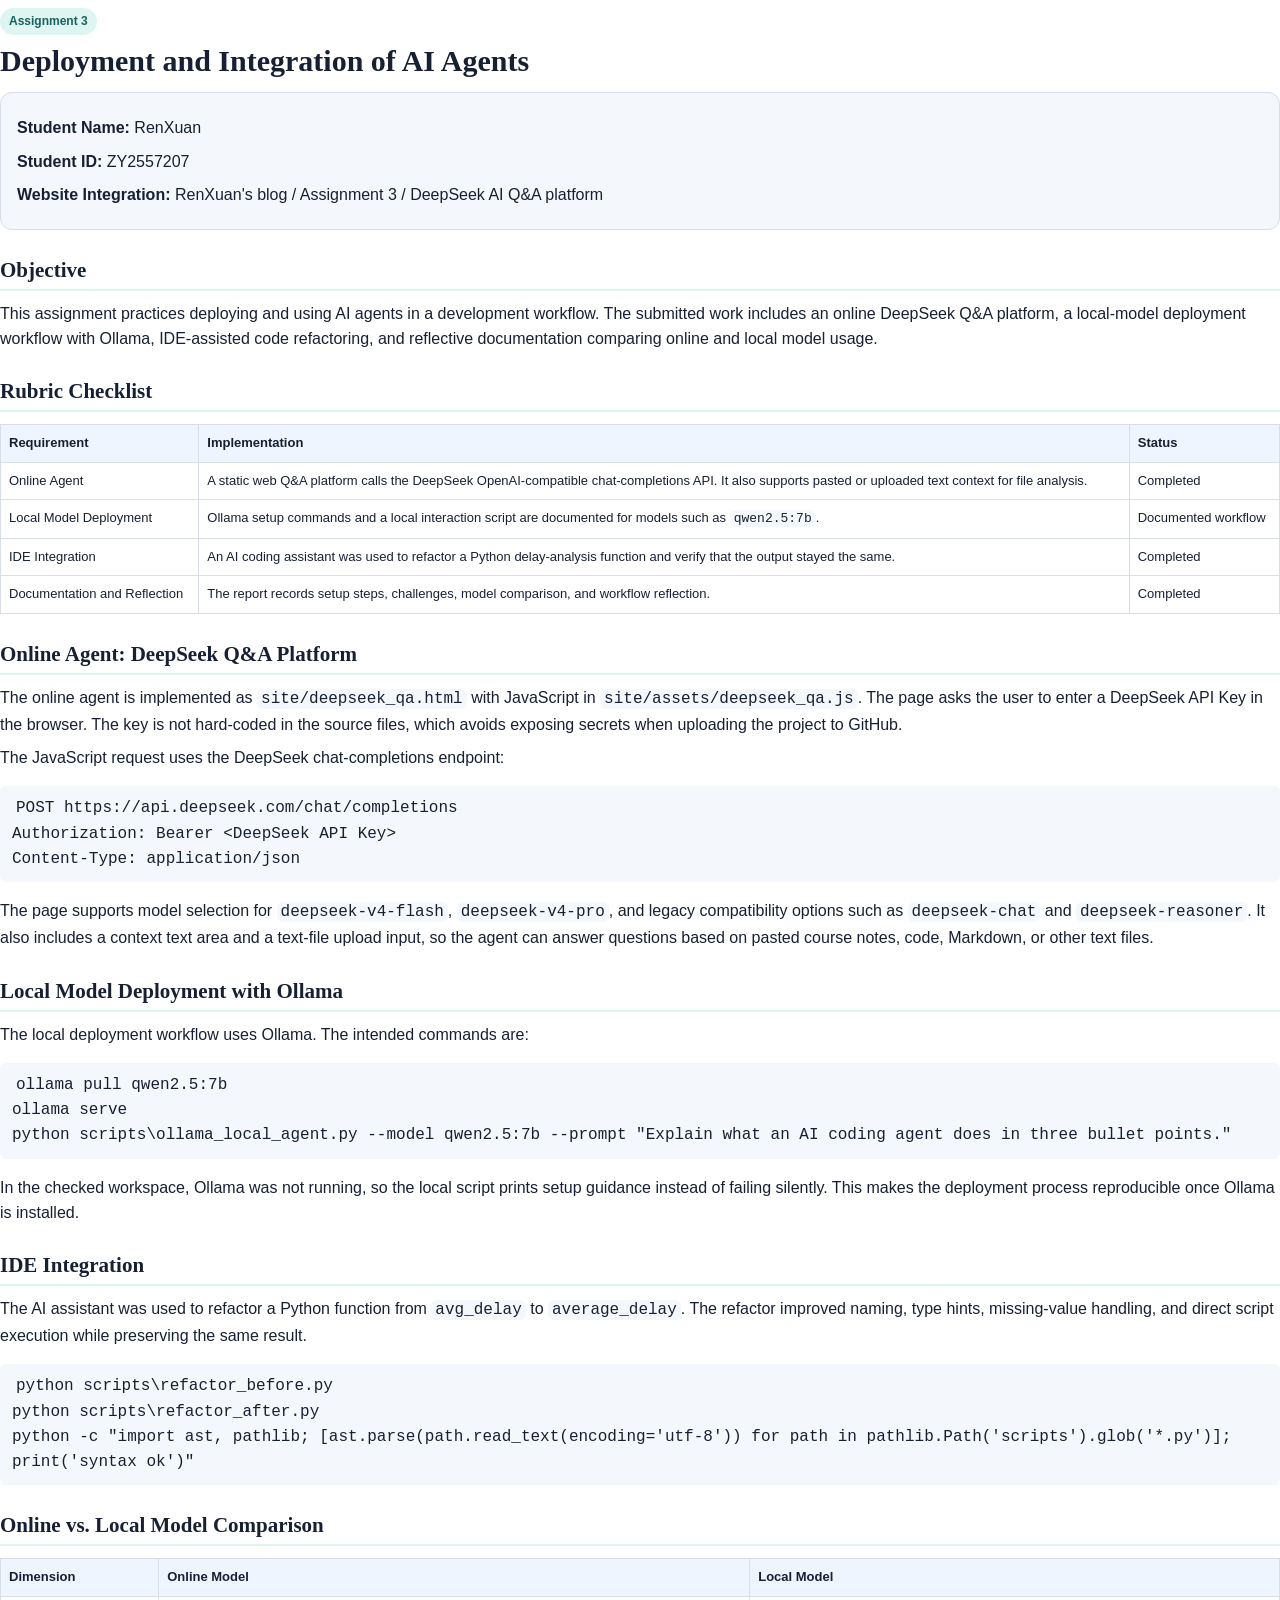
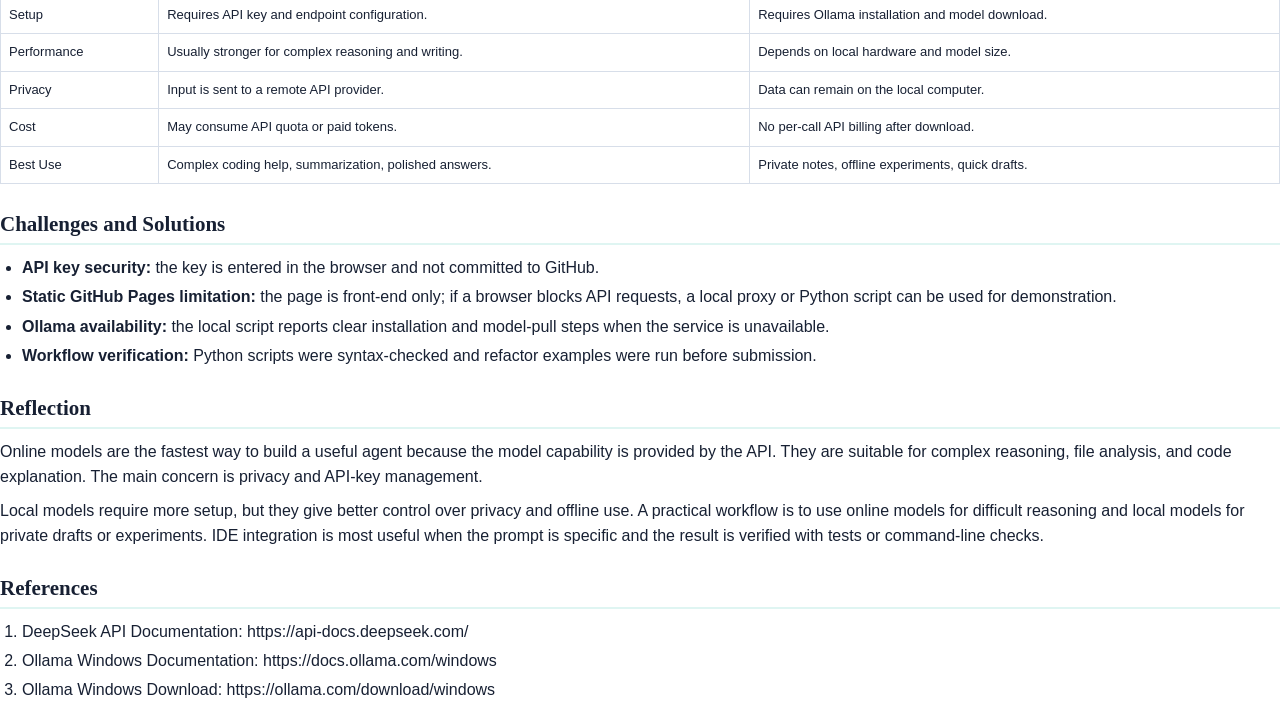
<file: site/downloads/assignment3_ai_agents_report.html>
<!DOCTYPE html>
<html lang="en">
<head>
  <meta charset="utf-8">
  <title>Assignment 3: Deployment and Integration of AI Agents</title>
  <style>
    @page { margin: 18mm; }
    body {
      margin: 0;
      color: #172033;
      font-family: "Segoe UI", Arial, sans-serif;
      line-height: 1.58;
      background: #ffffff;
    }
    h1, h2, h3 {
      font-family: Georgia, "Times New Roman", serif;
      line-height: 1.18;
      color: #172033;
    }
    h1 { font-size: 30px; margin: 0 0 8px; }
    h2 {
      margin: 28px 0 10px;
      padding-bottom: 6px;
      border-bottom: 2px solid #dff5f2;
      font-size: 21px;
    }
    h3 { margin: 18px 0 8px; font-size: 17px; }
    p { margin: 8px 0; }
    ul, ol { margin: 8px 0 8px 22px; padding: 0; }
    li { margin: 4px 0; }
    table {
      width: 100%;
      border-collapse: collapse;
      margin: 12px 0;
      font-size: 13px;
    }
    th, td {
      border: 1px solid #d7dee9;
      padding: 8px;
      vertical-align: top;
    }
    th { background: #eef5ff; text-align: left; }
    code, pre {
      font-family: Consolas, "Courier New", monospace;
      background: #f4f7fb;
      border-radius: 6px;
    }
    code { padding: 1px 4px; }
    pre {
      padding: 10px 12px;
      overflow-wrap: break-word;
      white-space: pre-wrap;
    }
    .meta {
      padding: 14px 16px;
      border-radius: 12px;
      background: #f4f7fb;
      border: 1px solid #d7dee9;
      margin: 14px 0 22px;
    }
    .tag {
      display: inline-block;
      padding: 4px 9px;
      border-radius: 999px;
      color: #17615e;
      background: #dff5f2;
      font-weight: 700;
      font-size: 12px;
    }
  </style>
</head>
<body>
  <p class="tag">Assignment 3</p>
  <h1>Deployment and Integration of AI Agents</h1>
  <div class="meta">
    <p><strong>Student Name:</strong> RenXuan</p>
    <p><strong>Student ID:</strong> ZY2557207</p>
    <p><strong>Website Integration:</strong> RenXuan's blog / Assignment 3 / DeepSeek AI Q&A platform</p>
  </div>

  <h2>Objective</h2>
  <p>
    This assignment practices deploying and using AI agents in a development workflow.
    The submitted work includes an online DeepSeek Q&A platform, a local-model deployment workflow with Ollama,
    IDE-assisted code refactoring, and reflective documentation comparing online and local model usage.
  </p>

  <h2>Rubric Checklist</h2>
  <table>
    <tr><th>Requirement</th><th>Implementation</th><th>Status</th></tr>
    <tr>
      <td>Online Agent</td>
      <td>A static web Q&A platform calls the DeepSeek OpenAI-compatible chat-completions API. It also supports pasted or uploaded text context for file analysis.</td>
      <td>Completed</td>
    </tr>
    <tr>
      <td>Local Model Deployment</td>
      <td>Ollama setup commands and a local interaction script are documented for models such as <code>qwen2.5:7b</code>.</td>
      <td>Documented workflow</td>
    </tr>
    <tr>
      <td>IDE Integration</td>
      <td>An AI coding assistant was used to refactor a Python delay-analysis function and verify that the output stayed the same.</td>
      <td>Completed</td>
    </tr>
    <tr>
      <td>Documentation and Reflection</td>
      <td>The report records setup steps, challenges, model comparison, and workflow reflection.</td>
      <td>Completed</td>
    </tr>
  </table>

  <h2>Online Agent: DeepSeek Q&A Platform</h2>
  <p>
    The online agent is implemented as <code>site/deepseek_qa.html</code> with JavaScript in
    <code>site/assets/deepseek_qa.js</code>. The page asks the user to enter a DeepSeek API Key in the browser.
    The key is not hard-coded in the source files, which avoids exposing secrets when uploading the project to GitHub.
  </p>
  <p>The JavaScript request uses the DeepSeek chat-completions endpoint:</p>
  <pre><code>POST https://api.deepseek.com/chat/completions
Authorization: Bearer &lt;DeepSeek API Key&gt;
Content-Type: application/json</code></pre>
  <p>
    The page supports model selection for <code>deepseek-v4-flash</code>, <code>deepseek-v4-pro</code>,
    and legacy compatibility options such as <code>deepseek-chat</code> and <code>deepseek-reasoner</code>.
    It also includes a context text area and a text-file upload input, so the agent can answer questions based on pasted course notes, code, Markdown, or other text files.
  </p>

  <h2>Local Model Deployment with Ollama</h2>
  <p>The local deployment workflow uses Ollama. The intended commands are:</p>
  <pre><code>ollama pull qwen2.5:7b
ollama serve
python scripts\ollama_local_agent.py --model qwen2.5:7b --prompt "Explain what an AI coding agent does in three bullet points."</code></pre>
  <p>
    In the checked workspace, Ollama was not running, so the local script prints setup guidance instead of failing silently.
    This makes the deployment process reproducible once Ollama is installed.
  </p>

  <h2>IDE Integration</h2>
  <p>
    The AI assistant was used to refactor a Python function from <code>avg_delay</code> to <code>average_delay</code>.
    The refactor improved naming, type hints, missing-value handling, and direct script execution while preserving the same result.
  </p>
  <pre><code>python scripts\refactor_before.py
python scripts\refactor_after.py
python -c "import ast, pathlib; [ast.parse(path.read_text(encoding='utf-8')) for path in pathlib.Path('scripts').glob('*.py')]; print('syntax ok')"</code></pre>

  <h2>Online vs. Local Model Comparison</h2>
  <table>
    <tr><th>Dimension</th><th>Online Model</th><th>Local Model</th></tr>
    <tr><td>Setup</td><td>Requires API key and endpoint configuration.</td><td>Requires Ollama installation and model download.</td></tr>
    <tr><td>Performance</td><td>Usually stronger for complex reasoning and writing.</td><td>Depends on local hardware and model size.</td></tr>
    <tr><td>Privacy</td><td>Input is sent to a remote API provider.</td><td>Data can remain on the local computer.</td></tr>
    <tr><td>Cost</td><td>May consume API quota or paid tokens.</td><td>No per-call API billing after download.</td></tr>
    <tr><td>Best Use</td><td>Complex coding help, summarization, polished answers.</td><td>Private notes, offline experiments, quick drafts.</td></tr>
  </table>

  <h2>Challenges and Solutions</h2>
  <ul>
    <li><strong>API key security:</strong> the key is entered in the browser and not committed to GitHub.</li>
    <li><strong>Static GitHub Pages limitation:</strong> the page is front-end only; if a browser blocks API requests, a local proxy or Python script can be used for demonstration.</li>
    <li><strong>Ollama availability:</strong> the local script reports clear installation and model-pull steps when the service is unavailable.</li>
    <li><strong>Workflow verification:</strong> Python scripts were syntax-checked and refactor examples were run before submission.</li>
  </ul>

  <h2>Reflection</h2>
  <p>
    Online models are the fastest way to build a useful agent because the model capability is provided by the API.
    They are suitable for complex reasoning, file analysis, and code explanation. The main concern is privacy and API-key management.
  </p>
  <p>
    Local models require more setup, but they give better control over privacy and offline use. A practical workflow is to use
    online models for difficult reasoning and local models for private drafts or experiments. IDE integration is most useful when the prompt is specific and the result is verified with tests or command-line checks.
  </p>

  <h2>References</h2>
  <ol>
    <li>DeepSeek API Documentation: https://api-docs.deepseek.com/</li>
    <li>Ollama Windows Documentation: https://docs.ollama.com/windows</li>
    <li>Ollama Windows Download: https://ollama.com/download/windows</li>
  </ol>
</body>
</html>
</file>
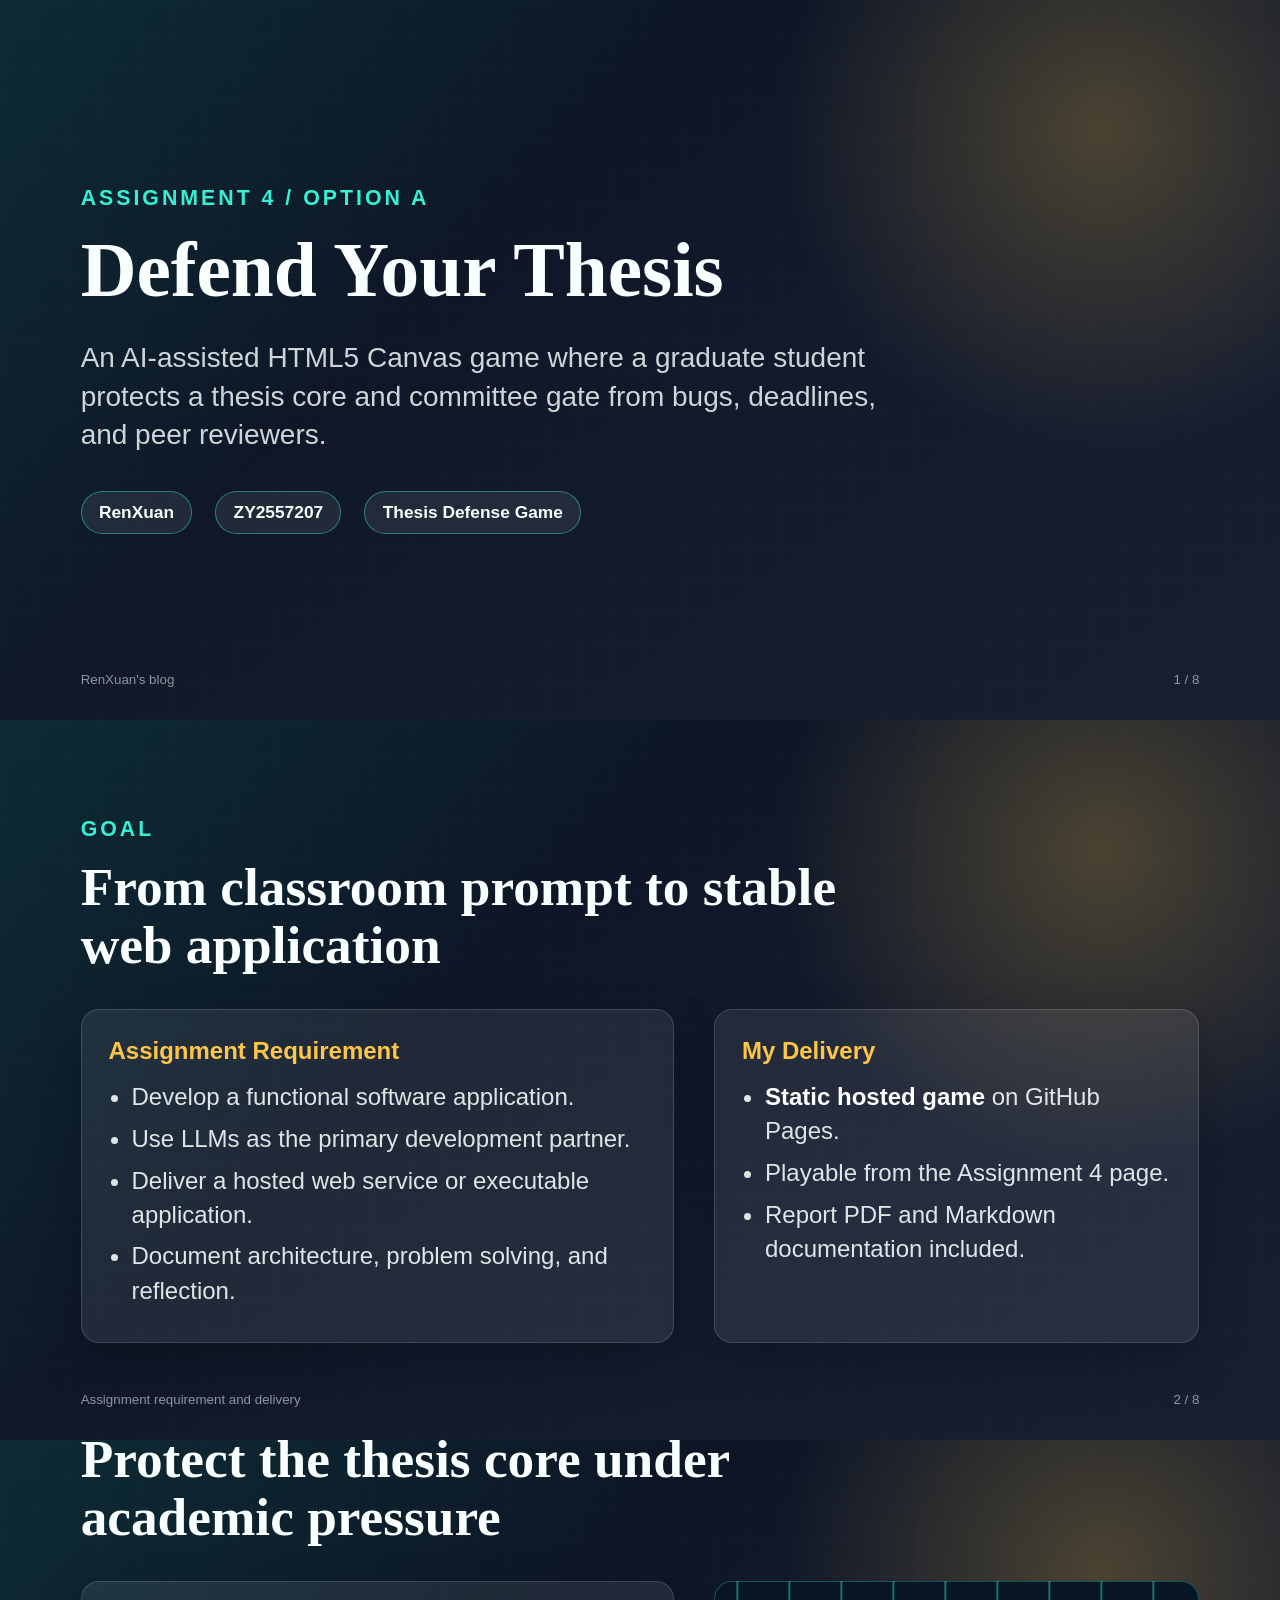
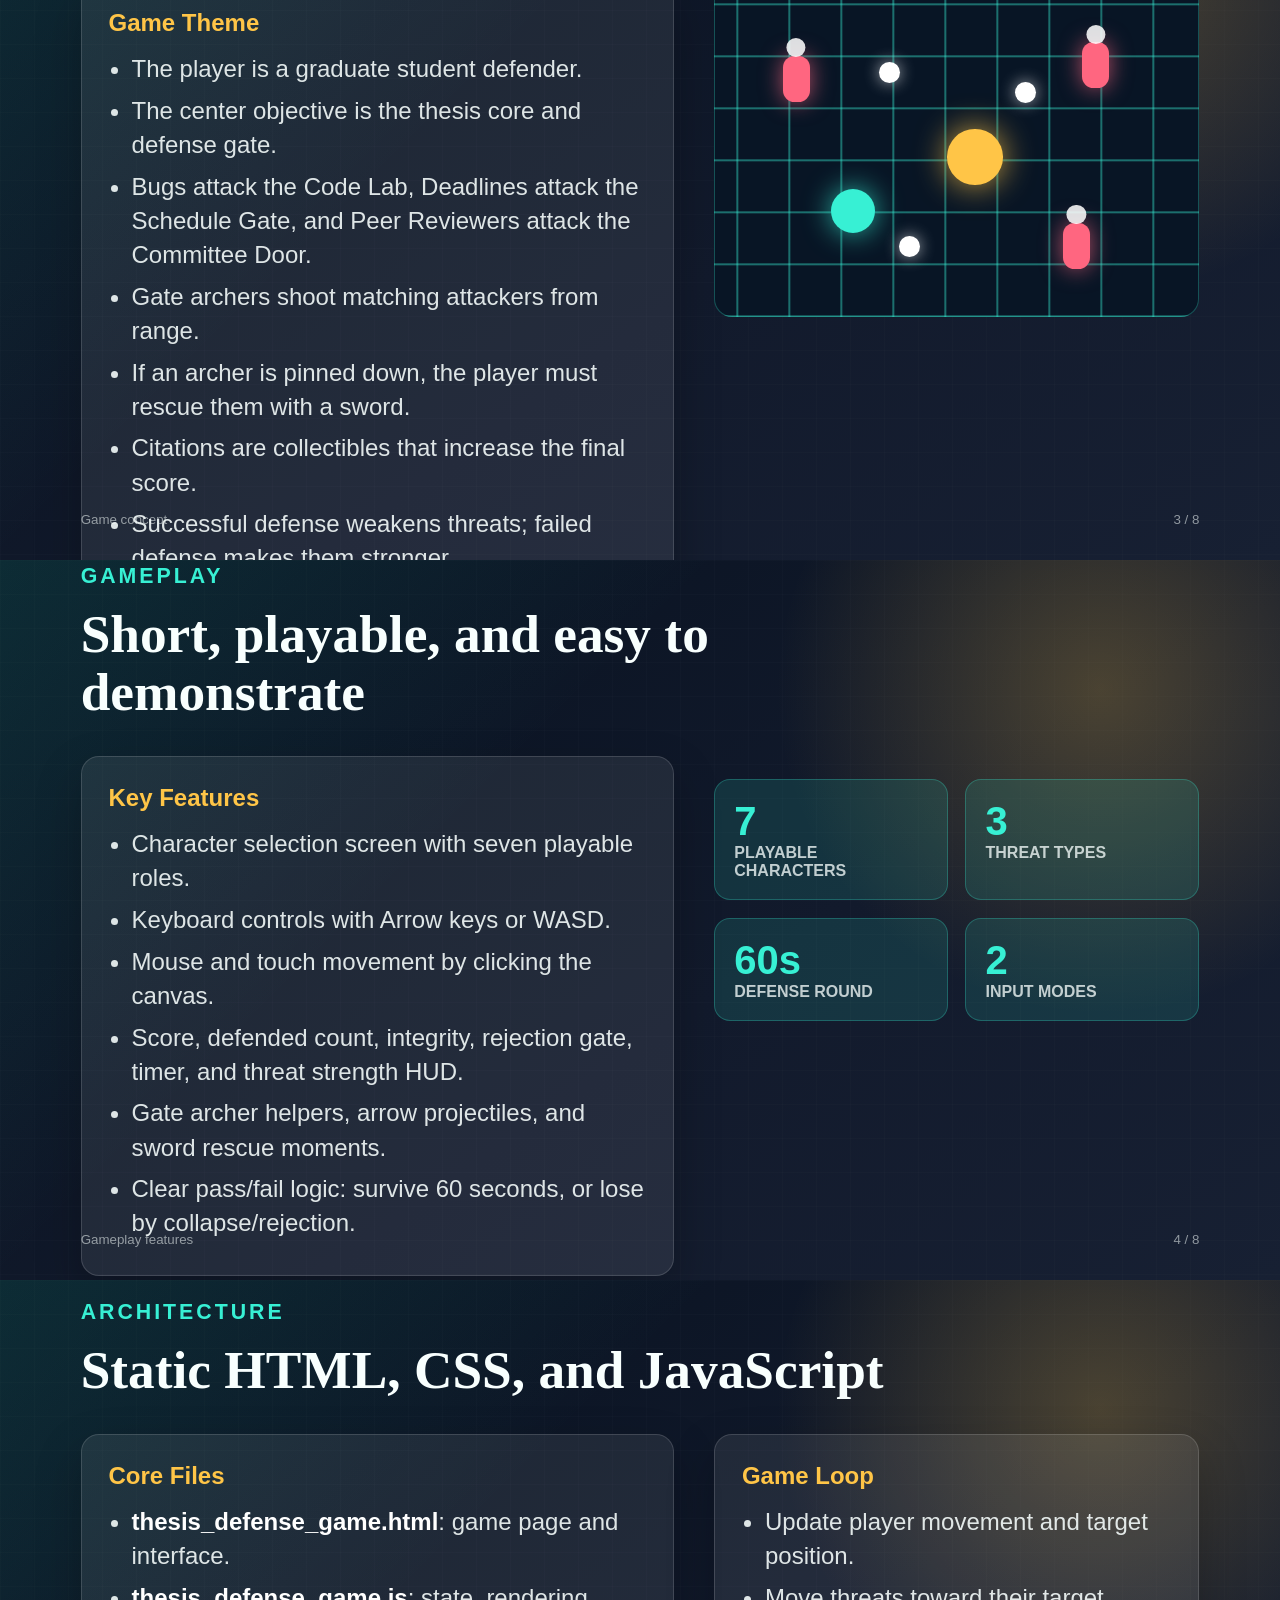
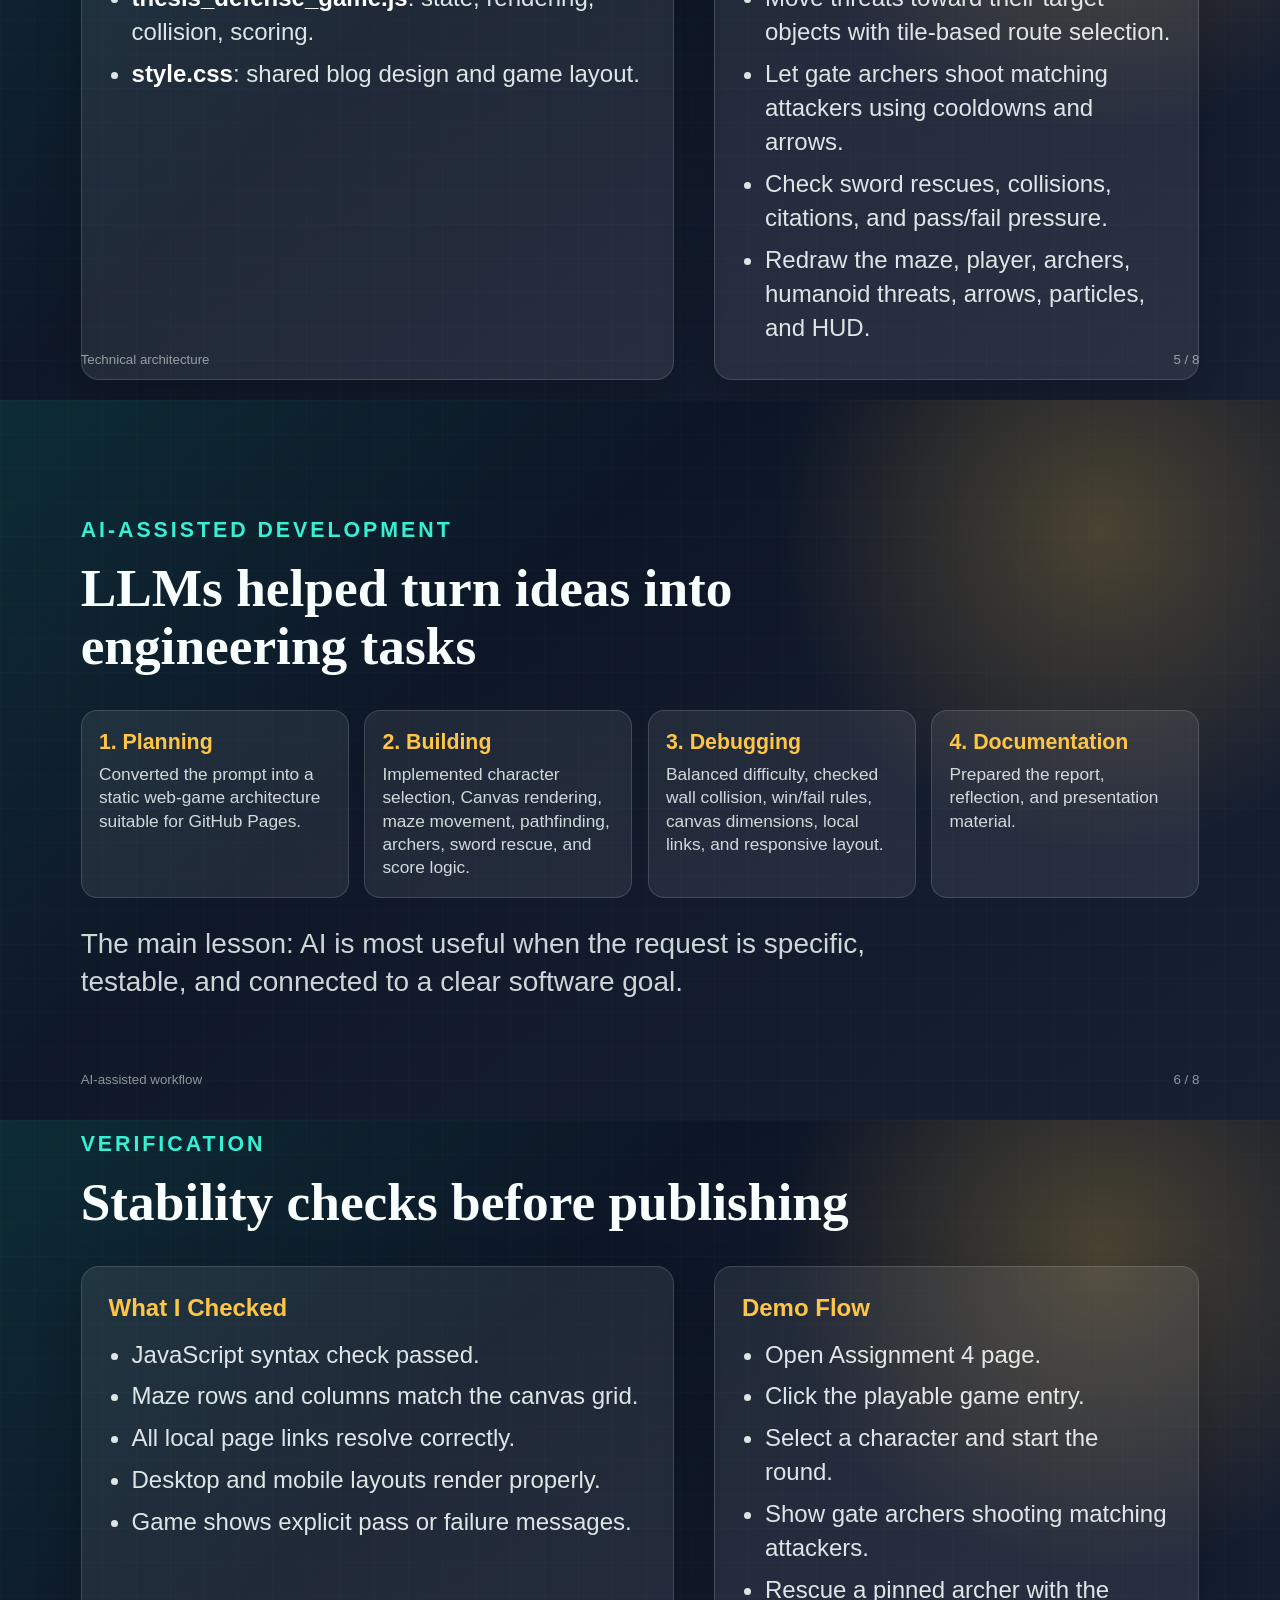
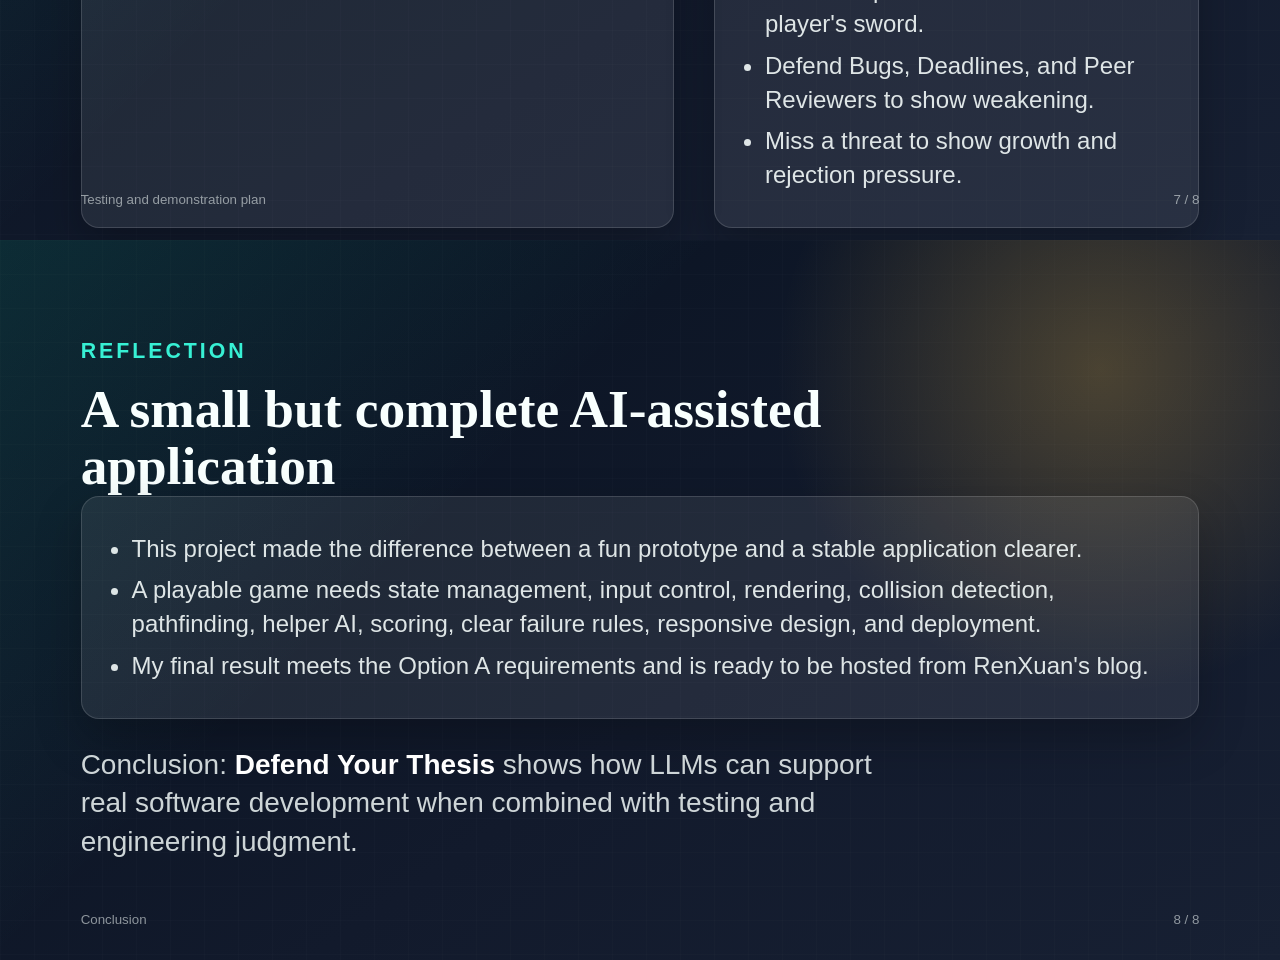
<file: site/downloads/assignment4_thesis_defense_presentation.html>
<!DOCTYPE html>
<html lang="en">
<head>
  <meta charset="utf-8">
  <title>Assignment 4 Presentation - Defend Your Thesis</title>
  <style>
    @page {
      size: 13.333in 7.5in;
      margin: 0;
    }

    * {
      box-sizing: border-box;
    }

    body {
      margin: 0;
      color: #f8fffe;
      background: #07111f;
      font-family: "Segoe UI", Arial, sans-serif;
    }

    .slide {
      position: relative;
      display: flex;
      flex-direction: column;
      justify-content: center;
      width: 13.333in;
      height: 7.5in;
      padding: 0.72in 0.84in;
      overflow: hidden;
      page-break-after: always;
      background:
        linear-gradient(135deg, rgba(55, 240, 212, 0.12), transparent 36%),
        radial-gradient(circle at 86% 18%, rgba(255, 197, 71, 0.24), transparent 26%),
        linear-gradient(145deg, #07111f 0%, #121a2c 58%, #172033 100%);
    }

    .slide::before {
      content: "";
      position: absolute;
      inset: 0;
      opacity: 0.18;
      background-image:
        linear-gradient(rgba(255, 255, 255, 0.08) 1px, transparent 1px),
        linear-gradient(90deg, rgba(255, 255, 255, 0.08) 1px, transparent 1px);
      background-size: 34px 34px;
    }

    .slide > * {
      position: relative;
      z-index: 1;
    }

    .kicker {
      margin: 0 0 0.18in;
      color: #37f0d4;
      font-size: 16pt;
      font-weight: 800;
      letter-spacing: 0.14em;
      text-transform: uppercase;
    }

    h1,
    h2 {
      margin: 0;
      font-family: Georgia, "Times New Roman", serif;
      line-height: 1.08;
      letter-spacing: 0;
    }

    h1 {
      max-width: 8.6in;
      font-size: 58pt;
    }

    h2 {
      max-width: 8.8in;
      font-size: 40pt;
    }

    .lead {
      max-width: 8.6in;
      margin: 0.28in 0 0;
      color: rgba(248, 255, 254, 0.82);
      font-size: 21pt;
      line-height: 1.38;
    }

    .meta {
      display: flex;
      gap: 0.24in;
      flex-wrap: wrap;
      margin-top: 0.38in;
    }

    .pill {
      padding: 0.1in 0.18in;
      border: 1px solid rgba(55, 240, 212, 0.42);
      border-radius: 999px;
      color: #f8fffe;
      background: rgba(255, 255, 255, 0.08);
      font-size: 13pt;
      font-weight: 700;
    }

    .content-grid {
      display: grid;
      grid-template-columns: 1.1fr 0.9fr;
      gap: 0.42in;
      align-items: stretch;
      margin-top: 0.36in;
    }

    .panel {
      padding: 0.28in;
      border: 1px solid rgba(255, 255, 255, 0.14);
      border-radius: 18px;
      background: rgba(255, 255, 255, 0.08);
      box-shadow: 0 20px 48px rgba(0, 0, 0, 0.24);
    }

    .panel h3 {
      margin: 0 0 0.16in;
      color: #ffc547;
      font-size: 18pt;
    }

    ul {
      margin: 0;
      padding-left: 0.24in;
      color: rgba(248, 255, 254, 0.88);
      font-size: 18pt;
      line-height: 1.42;
    }

    li {
      margin: 0.08in 0;
    }

    strong {
      color: #ffffff;
    }

    .stat-grid {
      display: grid;
      grid-template-columns: repeat(2, 1fr);
      gap: 0.18in;
      margin-top: 0.24in;
    }

    .stat {
      padding: 0.2in;
      border-radius: 16px;
      background: rgba(55, 240, 212, 0.12);
      border: 1px solid rgba(55, 240, 212, 0.26);
    }

    .stat span {
      display: block;
      color: #37f0d4;
      font-size: 30pt;
      font-weight: 900;
    }

    .stat small {
      color: rgba(248, 255, 254, 0.76);
      font-size: 12pt;
      font-weight: 700;
      text-transform: uppercase;
    }

    .maze-card {
      position: relative;
      height: 3.5in;
      border-radius: 18px;
      overflow: hidden;
      background:
        linear-gradient(90deg, transparent 21px, rgba(55, 240, 212, 0.55) 22px, transparent 24px),
        linear-gradient(transparent 21px, rgba(55, 240, 212, 0.55) 22px, transparent 24px),
        #081525;
      background-size: 52px 52px;
      border: 1px solid rgba(55, 240, 212, 0.28);
    }

    .core,
    .player,
    .threat,
    .cite {
      position: absolute;
      border-radius: 50%;
    }

    .core {
      left: 48%;
      top: 44%;
      width: 0.58in;
      height: 0.58in;
      background: #ffc547;
      box-shadow: 0 0 32px rgba(255, 197, 71, 0.82);
    }

    .player {
      left: 24%;
      top: 62%;
      width: 0.46in;
      height: 0.46in;
      background: #37f0d4;
      box-shadow: 0 0 28px rgba(55, 240, 212, 0.75);
    }

    .threat {
      width: 0.28in;
      height: 0.48in;
      border-radius: 0.12in;
      background: #ff6680;
      box-shadow: 0 0 22px rgba(255, 102, 128, 0.7);
    }

    .threat::before {
      content: "";
      position: absolute;
      left: 50%;
      top: -0.18in;
      width: 0.2in;
      height: 0.2in;
      border-radius: 999px;
      background: rgba(255, 255, 255, 0.86);
      transform: translateX(-50%);
    }

    .threat.one { left: 76%; top: 18%; }
    .threat.two { left: 14%; top: 22%; }
    .threat.three { left: 72%; top: 72%; }

    .cite {
      width: 0.22in;
      height: 0.22in;
      background: #ffffff;
      box-shadow: 0 0 16px rgba(255, 255, 255, 0.65);
    }

    .cite.one { left: 34%; top: 24%; }
    .cite.two { left: 62%; top: 30%; }
    .cite.three { left: 38%; top: 76%; }

    .timeline {
      display: grid;
      grid-template-columns: repeat(4, 1fr);
      gap: 0.16in;
      margin-top: 0.36in;
    }

    .step {
      min-height: 1.1in;
      padding: 0.18in;
      border-radius: 16px;
      color: rgba(248, 255, 254, 0.82);
      background: rgba(255, 255, 255, 0.08);
      border: 1px solid rgba(255, 255, 255, 0.14);
      font-size: 13pt;
      line-height: 1.35;
    }

    .step b {
      display: block;
      margin-bottom: 0.06in;
      color: #ffc547;
      font-size: 16pt;
    }

    .footer {
      position: absolute;
      left: 0.84in;
      right: 0.84in;
      bottom: 0.34in;
      display: flex;
      justify-content: space-between;
      color: rgba(248, 255, 254, 0.54);
      font-size: 10pt;
      z-index: 1;
    }
  </style>
</head>
<body>
  <section class="slide">
    <p class="kicker">Assignment 4 / Option A</p>
    <h1>Defend Your Thesis</h1>
    <p class="lead">An AI-assisted HTML5 Canvas game where a graduate student protects a thesis core and committee gate from bugs, deadlines, and peer reviewers.</p>
    <div class="meta">
      <span class="pill">RenXuan</span>
      <span class="pill">ZY2557207</span>
      <span class="pill">Thesis Defense Game</span>
    </div>
    <div class="footer"><span>RenXuan's blog</span><span>1 / 8</span></div>
  </section>

  <section class="slide">
    <p class="kicker">Goal</p>
    <h2>From classroom prompt to stable web application</h2>
    <div class="content-grid">
      <div class="panel">
        <h3>Assignment Requirement</h3>
        <ul>
          <li>Develop a functional software application.</li>
          <li>Use LLMs as the primary development partner.</li>
          <li>Deliver a hosted web service or executable application.</li>
          <li>Document architecture, problem solving, and reflection.</li>
        </ul>
      </div>
      <div class="panel">
        <h3>My Delivery</h3>
        <ul>
          <li><strong>Static hosted game</strong> on GitHub Pages.</li>
          <li>Playable from the Assignment 4 page.</li>
          <li>Report PDF and Markdown documentation included.</li>
        </ul>
      </div>
    </div>
    <div class="footer"><span>Assignment requirement and delivery</span><span>2 / 8</span></div>
  </section>

  <section class="slide">
    <p class="kicker">Concept</p>
    <h2>Protect the thesis core under academic pressure</h2>
    <div class="content-grid">
      <div class="panel">
        <h3>Game Theme</h3>
        <ul>
          <li>The player is a graduate student defender.</li>
          <li>The center objective is the thesis core and defense gate.</li>
          <li>Bugs attack the Code Lab, Deadlines attack the Schedule Gate, and Peer Reviewers attack the Committee Door.</li>
          <li>Gate archers shoot matching attackers from range.</li>
          <li>If an archer is pinned down, the player must rescue them with a sword.</li>
          <li>Citations are collectibles that increase the final score.</li>
          <li>Successful defense weakens threats; failed defense makes them stronger.</li>
        </ul>
      </div>
      <div class="maze-card" aria-label="Maze illustration">
        <span class="core"></span>
        <span class="player"></span>
        <span class="threat one"></span>
        <span class="threat two"></span>
        <span class="threat three"></span>
        <span class="cite one"></span>
        <span class="cite two"></span>
        <span class="cite three"></span>
      </div>
    </div>
    <div class="footer"><span>Game concept</span><span>3 / 8</span></div>
  </section>

  <section class="slide">
    <p class="kicker">Gameplay</p>
    <h2>Short, playable, and easy to demonstrate</h2>
    <div class="content-grid">
      <div class="panel">
        <h3>Key Features</h3>
        <ul>
          <li>Character selection screen with seven playable roles.</li>
          <li>Keyboard controls with Arrow keys or WASD.</li>
          <li>Mouse and touch movement by clicking the canvas.</li>
          <li>Score, defended count, integrity, rejection gate, timer, and threat strength HUD.</li>
          <li>Gate archer helpers, arrow projectiles, and sword rescue moments.</li>
          <li>Clear pass/fail logic: survive 60 seconds, or lose by collapse/rejection.</li>
        </ul>
      </div>
      <div>
        <div class="stat-grid">
          <div class="stat"><span>7</span><small>Playable Characters</small></div>
          <div class="stat"><span>3</span><small>Threat Types</small></div>
          <div class="stat"><span>60s</span><small>Defense Round</small></div>
          <div class="stat"><span>2</span><small>Input Modes</small></div>
        </div>
      </div>
    </div>
    <div class="footer"><span>Gameplay features</span><span>4 / 8</span></div>
  </section>

  <section class="slide">
    <p class="kicker">Architecture</p>
    <h2>Static HTML, CSS, and JavaScript</h2>
    <div class="content-grid">
      <div class="panel">
        <h3>Core Files</h3>
        <ul>
          <li><strong>thesis_defense_game.html</strong>: game page and interface.</li>
          <li><strong>thesis_defense_game.js</strong>: state, rendering, collision, scoring.</li>
          <li><strong>style.css</strong>: shared blog design and game layout.</li>
        </ul>
      </div>
      <div class="panel">
        <h3>Game Loop</h3>
        <ul>
          <li>Update player movement and target position.</li>
          <li>Move threats toward their target objects with tile-based route selection.</li>
          <li>Let gate archers shoot matching attackers using cooldowns and arrows.</li>
          <li>Check sword rescues, collisions, citations, and pass/fail pressure.</li>
          <li>Redraw the maze, player, archers, humanoid threats, arrows, particles, and HUD.</li>
        </ul>
      </div>
    </div>
    <div class="footer"><span>Technical architecture</span><span>5 / 8</span></div>
  </section>

  <section class="slide">
    <p class="kicker">AI-Assisted Development</p>
    <h2>LLMs helped turn ideas into engineering tasks</h2>
    <div class="timeline">
      <div class="step"><b>1. Planning</b>Converted the prompt into a static web-game architecture suitable for GitHub Pages.</div>
      <div class="step"><b>2. Building</b>Implemented character selection, Canvas rendering, maze movement, pathfinding, archers, sword rescue, and score logic.</div>
      <div class="step"><b>3. Debugging</b>Balanced difficulty, checked wall collision, win/fail rules, canvas dimensions, local links, and responsive layout.</div>
      <div class="step"><b>4. Documentation</b>Prepared the report, reflection, and presentation material.</div>
    </div>
    <p class="lead">The main lesson: AI is most useful when the request is specific, testable, and connected to a clear software goal.</p>
    <div class="footer"><span>AI-assisted workflow</span><span>6 / 8</span></div>
  </section>

  <section class="slide">
    <p class="kicker">Verification</p>
    <h2>Stability checks before publishing</h2>
    <div class="content-grid">
      <div class="panel">
        <h3>What I Checked</h3>
        <ul>
          <li>JavaScript syntax check passed.</li>
          <li>Maze rows and columns match the canvas grid.</li>
          <li>All local page links resolve correctly.</li>
          <li>Desktop and mobile layouts render properly.</li>
          <li>Game shows explicit pass or failure messages.</li>
        </ul>
      </div>
      <div class="panel">
        <h3>Demo Flow</h3>
        <ul>
          <li>Open Assignment 4 page.</li>
          <li>Click the playable game entry.</li>
          <li>Select a character and start the round.</li>
          <li>Show gate archers shooting matching attackers.</li>
          <li>Rescue a pinned archer with the player's sword.</li>
          <li>Defend Bugs, Deadlines, and Peer Reviewers to show weakening.</li>
          <li>Miss a threat to show growth and rejection pressure.</li>
        </ul>
      </div>
    </div>
    <div class="footer"><span>Testing and demonstration plan</span><span>7 / 8</span></div>
  </section>

  <section class="slide">
    <p class="kicker">Reflection</p>
    <h2>A small but complete AI-assisted application</h2>
    <div class="panel">
      <ul>
        <li>This project made the difference between a fun prototype and a stable application clearer.</li>
        <li>A playable game needs state management, input control, rendering, collision detection, pathfinding, helper AI, scoring, clear failure rules, responsive design, and deployment.</li>
        <li>My final result meets the Option A requirements and is ready to be hosted from RenXuan's blog.</li>
      </ul>
    </div>
    <p class="lead">Conclusion: <strong>Defend Your Thesis</strong> shows how LLMs can support real software development when combined with testing and engineering judgment.</p>
    <div class="footer"><span>Conclusion</span><span>8 / 8</span></div>
  </section>
</body>
</html>
</file>
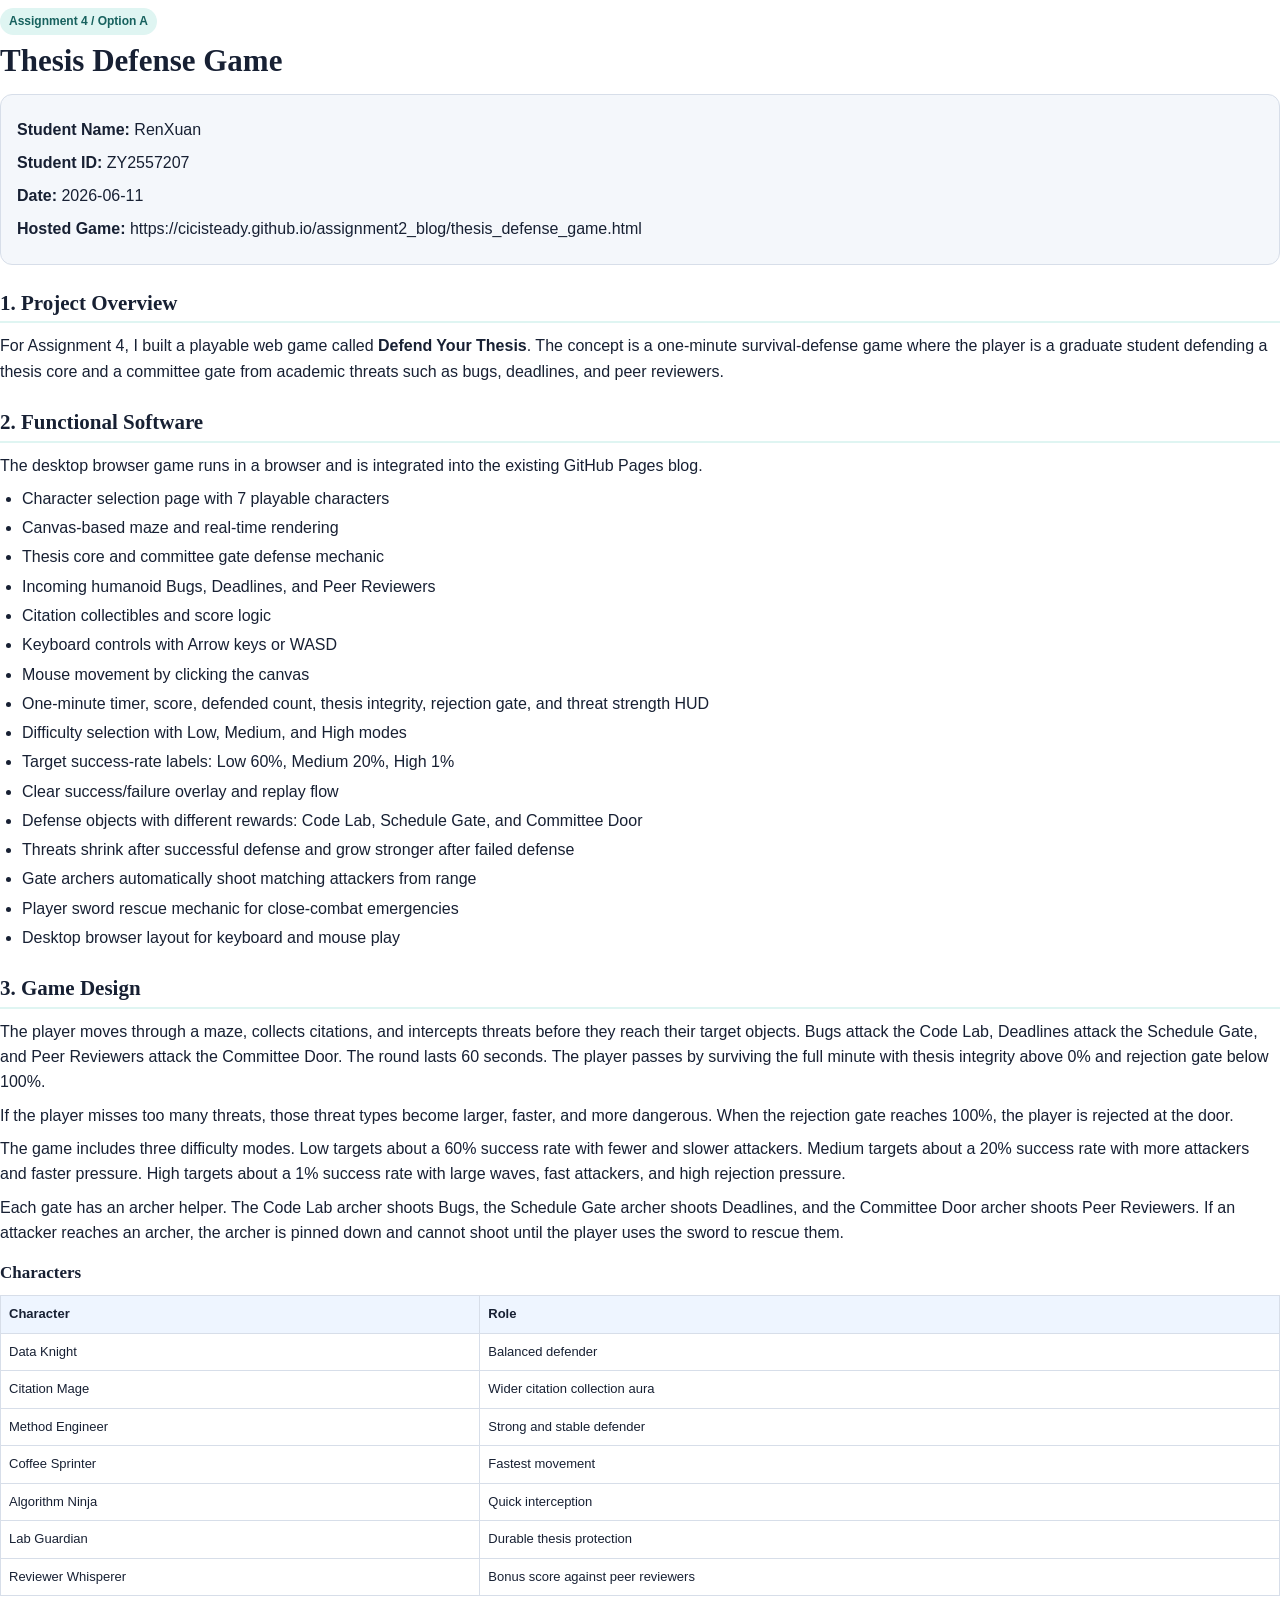
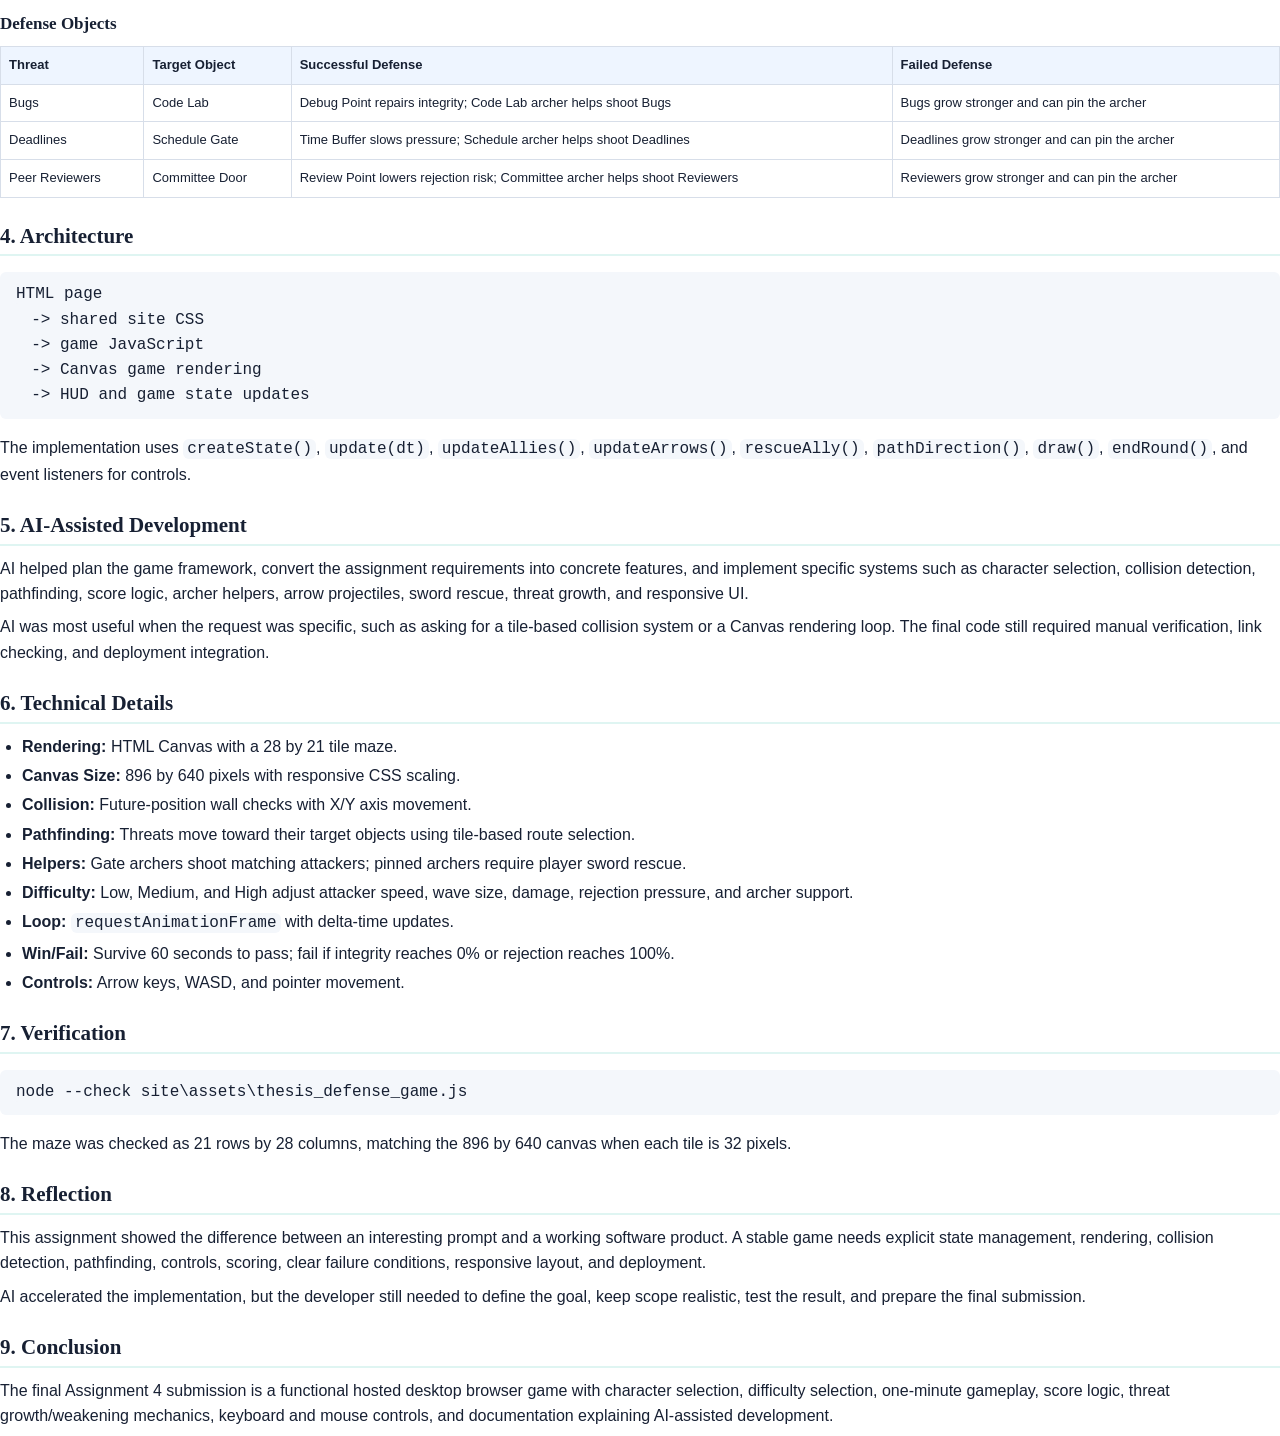
<file: site/downloads/assignment4_thesis_defense_report.html>
<!DOCTYPE html>
<html lang="en">
<head>
  <meta charset="utf-8">
  <title>Assignment 4: Thesis Defense Game</title>
  <style>
    @page { margin: 18mm; }
    body {
      margin: 0;
      color: #172033;
      font-family: "Segoe UI", Arial, sans-serif;
      line-height: 1.58;
      background: #ffffff;
    }
    h1, h2, h3 {
      color: #172033;
      font-family: Georgia, "Times New Roman", serif;
      line-height: 1.18;
    }
    h1 { font-size: 31px; margin: 0 0 8px; }
    h2 {
      margin: 26px 0 10px;
      padding-bottom: 6px;
      border-bottom: 2px solid #dff5f2;
      font-size: 21px;
    }
    h3 { margin: 18px 0 8px; font-size: 17px; }
    p { margin: 8px 0; }
    ul { margin: 8px 0 8px 22px; padding: 0; }
    li { margin: 4px 0; }
    table {
      width: 100%;
      border-collapse: collapse;
      margin: 12px 0;
      font-size: 13px;
    }
    th, td {
      border: 1px solid #d7dee9;
      padding: 8px;
      vertical-align: top;
    }
    th { background: #eef5ff; text-align: left; }
    code, pre {
      font-family: Consolas, "Courier New", monospace;
      background: #f4f7fb;
      border-radius: 6px;
    }
    code { padding: 1px 4px; }
    pre {
      padding: 10px 12px;
      white-space: pre-wrap;
      overflow-wrap: break-word;
    }
    .tag {
      display: inline-block;
      padding: 4px 9px;
      border-radius: 999px;
      color: #17615e;
      background: #dff5f2;
      font-weight: 700;
      font-size: 12px;
    }
    .meta {
      padding: 14px 16px;
      border: 1px solid #d7dee9;
      border-radius: 12px;
      background: #f4f7fb;
      margin: 14px 0 22px;
    }
  </style>
</head>
<body>
  <p class="tag">Assignment 4 / Option A</p>
  <h1>Thesis Defense Game</h1>
  <div class="meta">
    <p><strong>Student Name:</strong> RenXuan</p>
    <p><strong>Student ID:</strong> ZY2557207</p>
    <p><strong>Date:</strong> 2026-06-11</p>
    <p><strong>Hosted Game:</strong> https://cicisteady.github.io/assignment2_blog/thesis_defense_game.html</p>
  </div>

  <h2>1. Project Overview</h2>
  <p>
    For Assignment 4, I built a playable web game called <strong>Defend Your Thesis</strong>.
    The concept is a one-minute survival-defense game where the player is a graduate student defending a thesis core and a committee gate from academic threats such as bugs, deadlines, and peer reviewers.
  </p>

  <h2>2. Functional Software</h2>
  <p>The desktop browser game runs in a browser and is integrated into the existing GitHub Pages blog.</p>
  <ul>
    <li>Character selection page with 7 playable characters</li>
    <li>Canvas-based maze and real-time rendering</li>
    <li>Thesis core and committee gate defense mechanic</li>
    <li>Incoming humanoid Bugs, Deadlines, and Peer Reviewers</li>
    <li>Citation collectibles and score logic</li>
    <li>Keyboard controls with Arrow keys or WASD</li>
    <li>Mouse movement by clicking the canvas</li>
    <li>One-minute timer, score, defended count, thesis integrity, rejection gate, and threat strength HUD</li>
    <li>Difficulty selection with Low, Medium, and High modes</li>
    <li>Target success-rate labels: Low 60%, Medium 20%, High 1%</li>
    <li>Clear success/failure overlay and replay flow</li>
    <li>Defense objects with different rewards: Code Lab, Schedule Gate, and Committee Door</li>
    <li>Threats shrink after successful defense and grow stronger after failed defense</li>
    <li>Gate archers automatically shoot matching attackers from range</li>
    <li>Player sword rescue mechanic for close-combat emergencies</li>
    <li>Desktop browser layout for keyboard and mouse play</li>
  </ul>

  <h2>3. Game Design</h2>
  <p>
    The player moves through a maze, collects citations, and intercepts threats before they reach their target objects.
    Bugs attack the Code Lab, Deadlines attack the Schedule Gate, and Peer Reviewers attack the Committee Door.
    The round lasts 60 seconds. The player passes by surviving the full minute with thesis integrity above 0% and rejection gate below 100%.
  </p>
  <p>
    If the player misses too many threats, those threat types become larger, faster, and more dangerous.
    When the rejection gate reaches 100%, the player is rejected at the door.
  </p>
  <p>
    The game includes three difficulty modes. Low targets about a 60% success rate with fewer and slower attackers.
    Medium targets about a 20% success rate with more attackers and faster pressure.
    High targets about a 1% success rate with large waves, fast attackers, and high rejection pressure.
  </p>
  <p>
    Each gate has an archer helper. The Code Lab archer shoots Bugs, the Schedule Gate archer shoots Deadlines,
    and the Committee Door archer shoots Peer Reviewers. If an attacker reaches an archer, the archer is pinned down
    and cannot shoot until the player uses the sword to rescue them.
  </p>

  <h3>Characters</h3>
  <table>
    <tr><th>Character</th><th>Role</th></tr>
    <tr><td>Data Knight</td><td>Balanced defender</td></tr>
    <tr><td>Citation Mage</td><td>Wider citation collection aura</td></tr>
    <tr><td>Method Engineer</td><td>Strong and stable defender</td></tr>
    <tr><td>Coffee Sprinter</td><td>Fastest movement</td></tr>
    <tr><td>Algorithm Ninja</td><td>Quick interception</td></tr>
    <tr><td>Lab Guardian</td><td>Durable thesis protection</td></tr>
    <tr><td>Reviewer Whisperer</td><td>Bonus score against peer reviewers</td></tr>
  </table>

  <h3>Defense Objects</h3>
  <table>
    <tr><th>Threat</th><th>Target Object</th><th>Successful Defense</th><th>Failed Defense</th></tr>
    <tr><td>Bugs</td><td>Code Lab</td><td>Debug Point repairs integrity; Code Lab archer helps shoot Bugs</td><td>Bugs grow stronger and can pin the archer</td></tr>
    <tr><td>Deadlines</td><td>Schedule Gate</td><td>Time Buffer slows pressure; Schedule archer helps shoot Deadlines</td><td>Deadlines grow stronger and can pin the archer</td></tr>
    <tr><td>Peer Reviewers</td><td>Committee Door</td><td>Review Point lowers rejection risk; Committee archer helps shoot Reviewers</td><td>Reviewers grow stronger and can pin the archer</td></tr>
  </table>

  <h2>4. Architecture</h2>
  <pre><code>HTML page
  -> shared site CSS
  -> game JavaScript
  -> Canvas game rendering
  -> HUD and game state updates</code></pre>
  <p>The implementation uses <code>createState()</code>, <code>update(dt)</code>, <code>updateAllies()</code>, <code>updateArrows()</code>, <code>rescueAlly()</code>, <code>pathDirection()</code>, <code>draw()</code>, <code>endRound()</code>, and event listeners for controls.</p>

  <h2>5. AI-Assisted Development</h2>
  <p>
    AI helped plan the game framework, convert the assignment requirements into concrete features,
    and implement specific systems such as character selection, collision detection, pathfinding, score logic, archer helpers, arrow projectiles, sword rescue, threat growth, and responsive UI.
  </p>
  <p>
    AI was most useful when the request was specific, such as asking for a tile-based collision system or a Canvas rendering loop.
    The final code still required manual verification, link checking, and deployment integration.
  </p>

  <h2>6. Technical Details</h2>
  <ul>
    <li><strong>Rendering:</strong> HTML Canvas with a 28 by 21 tile maze.</li>
    <li><strong>Canvas Size:</strong> 896 by 640 pixels with responsive CSS scaling.</li>
    <li><strong>Collision:</strong> Future-position wall checks with X/Y axis movement.</li>
    <li><strong>Pathfinding:</strong> Threats move toward their target objects using tile-based route selection.</li>
    <li><strong>Helpers:</strong> Gate archers shoot matching attackers; pinned archers require player sword rescue.</li>
    <li><strong>Difficulty:</strong> Low, Medium, and High adjust attacker speed, wave size, damage, rejection pressure, and archer support.</li>
    <li><strong>Loop:</strong> <code>requestAnimationFrame</code> with delta-time updates.</li>
    <li><strong>Win/Fail:</strong> Survive 60 seconds to pass; fail if integrity reaches 0% or rejection reaches 100%.</li>
    <li><strong>Controls:</strong> Arrow keys, WASD, and pointer movement.</li>
  </ul>

  <h2>7. Verification</h2>
  <pre><code>node --check site\assets\thesis_defense_game.js</code></pre>
  <p>The maze was checked as 21 rows by 28 columns, matching the 896 by 640 canvas when each tile is 32 pixels.</p>

  <h2>8. Reflection</h2>
  <p>
    This assignment showed the difference between an interesting prompt and a working software product.
    A stable game needs explicit state management, rendering, collision detection, pathfinding, controls, scoring, clear failure conditions, responsive layout, and deployment.
  </p>
  <p>
    AI accelerated the implementation, but the developer still needed to define the goal, keep scope realistic, test the result, and prepare the final submission.
  </p>

  <h2>9. Conclusion</h2>
  <p>
    The final Assignment 4 submission is a functional hosted desktop browser game with character selection, difficulty selection, one-minute gameplay, score logic,
    threat growth/weakening mechanics, keyboard and mouse controls, and documentation explaining AI-assisted development.
  </p>
</body>
</html>
</file>
<file: site/assets/style.css>
:root {
  --bg: #f4f7fb;
  --bg-soft: #ffffff;
  --panel: rgba(255, 255, 255, 0.86);
  --panel-strong: #ffffff;
  --ink: #172033;
  --muted: #5d687d;
  --line: rgba(23, 32, 51, 0.12);
  --accent: #2f8f8a;
  --accent-deep: #17615e;
  --accent-soft: #dff5f2;
  --accent-soft-2: #eef5ff;
  --accent-warm: #d96c5f;
  --shadow: 0 24px 60px rgba(22, 43, 69, 0.11);
  --radius-lg: 30px;
  --radius-md: 20px;
  --radius-sm: 14px;
}

* {
  box-sizing: border-box;
}

html {
  scroll-behavior: smooth;
}

body {
  margin: 0;
  color: var(--ink);
  font-family: "Trebuchet MS", "Segoe UI", sans-serif;
  background:
    linear-gradient(135deg, rgba(47, 143, 138, 0.12), transparent 34%),
    linear-gradient(225deg, rgba(217, 108, 95, 0.10), transparent 30%),
    linear-gradient(180deg, #ffffff 0%, var(--bg) 100%);
}

body::before {
  content: "";
  position: fixed;
  inset: 0;
  pointer-events: none;
  background-image:
    linear-gradient(rgba(23, 32, 51, 0.035) 1px, transparent 1px),
    linear-gradient(90deg, rgba(23, 32, 51, 0.035) 1px, transparent 1px);
  background-size: 42px 42px;
  opacity: 0.35;
}

a {
  color: inherit;
  text-decoration: none;
}

img {
  display: block;
  width: 100%;
}

code {
  font-family: "Consolas", "Courier New", monospace;
  background: rgba(43, 29, 22, 0.06);
  padding: 0.15rem 0.35rem;
  border-radius: 6px;
}

pre {
  margin: 0;
  padding: 1rem 1.15rem;
  border-radius: var(--radius-md);
  background: #172033;
  color: #f6fbff;
  overflow-x: auto;
  box-shadow: inset 0 1px 0 rgba(255, 255, 255, 0.05);
}

pre code {
  background: transparent;
  color: inherit;
  padding: 0;
}

.page-shell {
  width: min(1240px, calc(100% - 32px));
  margin: 0 auto;
  padding: 24px 0 48px;
  position: relative;
}

.site-header {
  display: flex;
  justify-content: space-between;
  align-items: center;
  gap: 16px;
  padding: 18px 22px;
  background: rgba(255, 255, 255, 0.82);
  backdrop-filter: blur(12px);
  border: 1px solid var(--line);
  border-radius: 999px;
  position: sticky;
  top: 14px;
  z-index: 10;
  box-shadow: var(--shadow);
}

.brand {
  font-family: Georgia, "Times New Roman", serif;
  font-size: 1.25rem;
  font-weight: 700;
  letter-spacing: 0;
}

.nav-links {
  display: flex;
  gap: 16px;
  flex-wrap: wrap;
}

.nav-links a {
  color: var(--muted);
  font-weight: 700;
}

.nav-links a:hover,
.assignment-nav a:hover,
.summary-box a:hover {
  color: var(--accent-deep);
}

.site-layout {
  display: grid;
  grid-template-columns: 250px minmax(0, 1fr);
  gap: 24px;
  margin-top: 28px;
  align-items: start;
}

.site-layout > main > :first-child {
  margin-top: 0;
}

.assignment-sidebar {
  position: sticky;
  top: 104px;
}

.sidebar-card {
  padding: 20px;
  border: 1px solid var(--line);
  border-radius: var(--radius-lg);
  background: var(--panel);
  box-shadow: var(--shadow);
}

.sidebar-card h2 {
  margin: 0 0 16px;
  font-family: Georgia, "Times New Roman", serif;
  font-size: 1.5rem;
}

.assignment-nav {
  display: grid;
  gap: 12px;
}

.assignment-nav a {
  display: inline-flex;
  align-items: center;
  justify-content: center;
  min-height: 48px;
  padding: 0 16px;
  border: 1px solid var(--line);
  border-radius: 999px;
  background: rgba(255, 255, 255, 0.82);
  color: var(--accent-deep);
  font-weight: 800;
  text-align: center;
  box-shadow: 0 12px 22px rgba(22, 43, 69, 0.06);
  transition: transform 0.18s ease, border-color 0.18s ease, background 0.18s ease, box-shadow 0.18s ease;
}

.assignment-nav a:hover {
  transform: translateY(-2px);
  border-color: rgba(47, 143, 138, 0.34);
  background: var(--accent-soft);
  box-shadow: 0 16px 28px rgba(47, 143, 138, 0.14);
}

.assignment-nav a.active {
  color: #f7fffe;
  border-color: rgba(47, 143, 138, 0.48);
  background: var(--accent);
  box-shadow: 0 16px 28px rgba(47, 143, 138, 0.22);
}

.hero,
.subpage-hero,
.notes-panel,
.home-assignment-panel,
.two-col,
.deploy-panel,
.feature-strip,
.section-title {
  border: 1px solid var(--line);
  border-radius: var(--radius-lg);
  background: var(--panel);
  box-shadow: var(--shadow);
}

.hero {
  margin-top: 28px;
  padding: 38px;
  display: grid;
  grid-template-columns: 1.1fr 0.9fr;
  gap: 26px;
  align-items: center;
}

.hero-copy h1,
.subpage-hero h1,
.feature-card h2,
.cat-card h3,
.photo-body h2,
.resource-card h2,
.profile-card h2,
.deploy-panel h2,
.notes-panel h2,
.section-title h2,
.timeline-item h2 {
  font-family: Georgia, "Times New Roman", serif;
  line-height: 1.05;
  margin: 0 0 12px;
}

.hero-copy h1 {
  font-size: clamp(2.6rem, 6vw, 4.8rem);
  max-width: 10ch;
}

.subpage-hero,
.section-title {
  margin-top: 28px;
  padding: 30px 34px;
}

.feature-strip,
.cat-grid,
.photo-grid,
.resource-grid {
  margin-top: 24px;
}

.lead,
.feature-card p,
.cat-card-body p,
.photo-body p,
.resource-card p,
.profile-card p,
.notes-panel p,
.deploy-panel p {
  color: var(--muted);
}

.eyebrow,
.card-tag {
  display: inline-block;
  margin: 0 0 10px;
  text-transform: uppercase;
  letter-spacing: 0.1em;
  font-size: 0.78rem;
  font-weight: 800;
  color: var(--accent-deep);
}

.hero-actions {
  display: flex;
  gap: 14px;
  flex-wrap: wrap;
  margin-top: 24px;
}

.home-assignment-panel {
  margin-top: 24px;
  padding: 28px;
  display: grid;
  grid-template-columns: 0.9fr 1.1fr;
  gap: 20px;
  align-items: center;
}

.home-assignment-panel h2 {
  margin: 0 0 10px;
  font-family: Georgia, "Times New Roman", serif;
  line-height: 1.08;
}

.home-assignment-panel p {
  color: var(--muted);
}

.assignment-button-grid {
  display: grid;
  grid-template-columns: repeat(2, minmax(0, 1fr));
  gap: 12px;
}

.assignment-button {
  display: inline-flex;
  align-items: center;
  justify-content: center;
  min-height: 56px;
  padding: 0 18px;
  border-radius: var(--radius-sm);
  background: linear-gradient(135deg, var(--accent), var(--accent-deep));
  color: #f7fffe;
  font-weight: 800;
  box-shadow: 0 18px 30px rgba(47, 143, 138, 0.18);
  transition: transform 0.18s ease, box-shadow 0.18s ease;
}

.assignment-button:hover {
  transform: translateY(-2px);
  box-shadow: 0 22px 34px rgba(47, 143, 138, 0.24);
}

.resource-actions {
  display: flex;
  gap: 12px;
  flex-wrap: wrap;
}

.button {
  display: inline-flex;
  align-items: center;
  justify-content: center;
  min-height: 46px;
  padding: 0 18px;
  border-radius: 999px;
  font-weight: 700;
  border: 1px solid transparent;
  transition: transform 0.18s ease, box-shadow 0.18s ease;
}

.button:hover {
  transform: translateY(-2px);
}

.button-primary {
  background: var(--accent);
  color: #f7fffe;
  box-shadow: 0 16px 28px rgba(47, 143, 138, 0.22);
}

.button-secondary {
  background: rgba(255, 255, 255, 0.7);
  color: var(--accent-deep);
  border-color: rgba(143, 74, 43, 0.2);
}

.chip-row {
  display: flex;
  gap: 10px;
  flex-wrap: wrap;
  margin-top: 22px;
}

.chip {
  padding: 9px 14px;
  border-radius: 999px;
  background: var(--accent-soft-2);
  color: var(--accent-deep);
  font-size: 0.92rem;
  font-weight: 700;
}

.hero-media,
.feature-card,
.cat-card,
.photo-card,
.resource-card,
.download-card,
.profile-card,
.summary-box,
.quote-card,
.status-panel,
.timeline-item {
  background: var(--panel-strong);
  border: 1px solid var(--line);
  border-radius: var(--radius-md);
}

.hero-media {
  position: relative;
  overflow: hidden;
  min-height: 420px;
}

.hero-media img {
  height: 100%;
  object-fit: cover;
}

.floating-note {
  position: absolute;
  left: 18px;
  right: 18px;
  bottom: 18px;
  padding: 16px 18px;
  border-radius: 18px;
  background: rgba(255, 250, 243, 0.88);
  backdrop-filter: blur(6px);
  box-shadow: 0 18px 36px rgba(43, 29, 22, 0.15);
}

.floating-note strong,
.floating-note span {
  display: block;
}

.floating-note span {
  margin-top: 6px;
  color: var(--muted);
}

.feature-strip,
.cat-grid,
.photo-grid,
.resource-grid,
.two-col {
  display: grid;
  gap: 20px;
}

.feature-strip,
.cat-grid,
.resource-grid {
  grid-template-columns: repeat(3, minmax(0, 1fr));
}

.photo-grid {
  grid-template-columns: repeat(2, minmax(0, 1fr));
}

.two-col,
.deploy-panel,
.notes-panel {
  padding: 28px;
}

.two-col,
.deploy-panel,
.notes-panel {
  grid-template-columns: 1.2fr 0.8fr;
  display: grid;
  gap: 20px;
  align-items: start;
}

.feature-card,
.resource-card,
.profile-card,
.summary-box {
  padding: 24px;
}

.cat-card,
.photo-card {
  overflow: hidden;
}

.cat-card img,
.photo-card img {
  aspect-ratio: 4 / 3;
  object-fit: cover;
}

.cat-card-body,
.photo-body {
  padding: 20px;
}

.quote-card {
  padding: 24px;
  background: linear-gradient(135deg, var(--accent-soft-2), #ffffff);
}

.quote-card p {
  margin: 0;
  font-family: Georgia, "Times New Roman", serif;
  font-size: 1.15rem;
  line-height: 1.6;
  color: var(--accent-deep);
}

.quote-inline {
  margin-top: 18px;
}

.compact-list {
  margin: 0;
  padding-left: 1.2rem;
  color: var(--muted);
  line-height: 1.8;
}

.timeline {
  margin-top: 24px;
  display: grid;
  gap: 16px;
}

.timeline-item {
  display: grid;
  grid-template-columns: 78px 1fr;
  gap: 18px;
  padding: 22px;
}

.timeline-step {
  width: 56px;
  height: 56px;
  display: grid;
  place-items: center;
  border-radius: 50%;
  background: linear-gradient(135deg, var(--accent-soft), var(--accent-soft-2));
  color: var(--accent-deep);
  font-weight: 800;
}

.download-grid {
  display: grid;
  grid-template-columns: repeat(2, minmax(0, 1fr));
  gap: 20px;
  margin-top: 24px;
}

.download-card {
  min-height: 310px;
  padding: 26px;
  display: grid;
  gap: 18px;
  align-content: start;
}

.download-card h2,
.status-panel h2,
.qa-settings h2 {
  margin: 0 0 10px;
  font-family: Georgia, "Times New Roman", serif;
  line-height: 1.08;
}

.download-card p,
.status-panel p,
.qa-settings p {
  color: var(--muted);
}

.file-meta {
  display: flex;
  gap: 10px;
  flex-wrap: wrap;
}

.file-meta span {
  display: inline-flex;
  align-items: center;
  min-height: 34px;
  padding: 0 12px;
  border-radius: 999px;
  background: var(--accent-soft-2);
  color: var(--accent-deep);
  font-size: 0.86rem;
  font-weight: 800;
}

.status-panel {
  margin-top: 24px;
  padding: 28px;
  background:
    linear-gradient(135deg, rgba(47, 143, 138, 0.10), transparent 58%),
    var(--panel-strong);
}

.qa-console {
  margin-top: 24px;
  display: grid;
  grid-template-columns: 0.92fr 1.08fr;
  gap: 20px;
}

.qa-settings,
.qa-chat {
  padding: 24px;
  border: 1px solid var(--line);
  border-radius: var(--radius-md);
  background: var(--panel-strong);
  box-shadow: var(--shadow);
}

.field-row {
  display: grid;
  grid-template-columns: minmax(0, 1fr) 150px;
  gap: 12px;
}

.field-group {
  display: grid;
  gap: 8px;
  margin-bottom: 16px;
}

.field-group label,
.qa-form label {
  color: var(--ink);
  font-weight: 800;
}

.field-group input,
.field-group select,
.field-group textarea,
.qa-form textarea {
  width: 100%;
  border: 1px solid var(--line);
  border-radius: var(--radius-sm);
  padding: 12px 13px;
  color: var(--ink);
  background: #fbfdff;
  font: inherit;
}

.field-group textarea,
.qa-form textarea {
  resize: vertical;
  line-height: 1.55;
}

.field-group input:focus,
.field-group select:focus,
.field-group textarea:focus,
.qa-form textarea:focus {
  outline: 3px solid rgba(47, 143, 138, 0.18);
  border-color: rgba(47, 143, 138, 0.45);
}

.field-note {
  margin: 0;
  color: var(--muted);
  font-size: 0.88rem;
  line-height: 1.5;
}

.checkbox-line {
  display: flex;
  gap: 9px;
  align-items: center;
  margin: 0 0 16px;
  color: var(--muted);
  font-weight: 700;
}

.chat-log {
  height: 520px;
  overflow-y: auto;
  display: grid;
  align-content: start;
  gap: 14px;
  padding: 16px;
  border: 1px solid var(--line);
  border-radius: var(--radius-md);
  background: linear-gradient(180deg, #ffffff, #f8fbff);
}

.chat-message {
  max-width: 88%;
  padding: 14px 16px;
  border-radius: 18px;
  border: 1px solid var(--line);
  box-shadow: 0 12px 24px rgba(22, 43, 69, 0.07);
}

.chat-message strong {
  display: block;
  margin-bottom: 7px;
}

.chat-message p {
  margin: 0;
  color: var(--muted);
  line-height: 1.6;
  white-space: pre-wrap;
}

.assistant-message {
  justify-self: start;
  background: #ffffff;
}

.user-message {
  justify-self: end;
  background: var(--accent-soft);
}

.qa-form {
  display: grid;
  gap: 10px;
  margin-top: 16px;
}

.qa-actions {
  display: flex;
  gap: 12px;
  flex-wrap: wrap;
}

.game-body {
  background:
    linear-gradient(135deg, rgba(55, 240, 212, 0.14), transparent 30%),
    linear-gradient(225deg, rgba(245, 111, 214, 0.12), transparent 30%),
    linear-gradient(180deg, #ffffff 0%, #f4f7fb 100%);
}

.game-hero {
  padding: 30px 34px;
  border: 1px solid var(--line);
  border-radius: var(--radius-lg);
  background:
    linear-gradient(135deg, rgba(55, 240, 212, 0.14), transparent 48%),
    linear-gradient(225deg, rgba(245, 111, 214, 0.12), transparent 42%),
    var(--panel);
  box-shadow: var(--shadow);
}

.game-hero h1 {
  margin: 0 0 12px;
  font-family: Georgia, "Times New Roman", serif;
  font-size: clamp(2.4rem, 5vw, 4.2rem);
  line-height: 1.02;
}

.game-stage {
  display: grid;
  grid-template-columns: minmax(0, 1fr) 300px;
  gap: 20px;
  margin-top: 24px;
  align-items: start;
}

.game-panel,
.character-panel {
  border: 1px solid var(--line);
  border-radius: var(--radius-lg);
  background: var(--panel-strong);
  box-shadow: var(--shadow);
}

.game-panel {
  overflow: hidden;
}

.game-topbar {
  display: grid;
  grid-template-columns: repeat(6, minmax(0, 1fr));
  gap: 10px;
  padding: 18px;
  background: #111827;
  color: #f8fffe;
}

.game-topbar div {
  min-height: 68px;
  padding: 12px;
  border: 1px solid rgba(55, 240, 212, 0.2);
  border-radius: var(--radius-sm);
  background: rgba(255, 255, 255, 0.06);
}

.hud-label {
  display: block;
  margin-bottom: 6px;
  color: rgba(248, 255, 254, 0.72);
  font-size: 0.78rem;
  font-weight: 800;
  text-transform: uppercase;
  letter-spacing: 0.08em;
}

.game-topbar strong {
  font-size: 1.25rem;
}

.canvas-wrap {
  position: relative;
  background: #07111f;
}

#game-canvas {
  display: block;
  width: 100%;
  aspect-ratio: 7 / 5;
  height: auto;
  touch-action: none;
}

.result-overlay {
  position: absolute;
  inset: 0;
  display: grid;
  place-content: center;
  justify-items: center;
  gap: 12px;
  padding: 24px;
  text-align: center;
  background: rgba(7, 17, 31, 0.78);
  color: #f8fffe;
}

.result-overlay.hidden {
  display: none;
}

.result-overlay h2 {
  margin: 0;
  font-family: Georgia, "Times New Roman", serif;
  font-size: clamp(2rem, 5vw, 3.8rem);
}

.result-overlay p {
  max-width: 40rem;
  margin: 0;
}

.game-actions {
  display: flex;
  gap: 12px;
  flex-wrap: wrap;
  padding: 18px;
}

.character-panel {
  padding: 22px;
}

.character-panel h2 {
  margin: 0 0 16px;
  font-family: Georgia, "Times New Roman", serif;
}

.difficulty-grid {
  display: grid;
  gap: 10px;
  margin-bottom: 12px;
}

.difficulty-card {
  display: grid;
  gap: 5px;
  width: 100%;
  min-height: 76px;
  padding: 12px;
  border: 1px solid var(--line);
  border-radius: var(--radius-sm);
  color: var(--ink);
  background: #ffffff;
  text-align: left;
  font: inherit;
  cursor: pointer;
  transition: transform 0.18s ease, border-color 0.18s ease, box-shadow 0.18s ease, background 0.18s ease;
}

.difficulty-card span {
  color: var(--accent-deep);
  font-weight: 900;
}

.difficulty-card strong {
  font-size: 0.95rem;
}

.difficulty-card small {
  color: var(--muted);
  line-height: 1.35;
}

.difficulty-card:hover,
.difficulty-card.selected {
  transform: translateY(-2px);
  border-color: rgba(84, 157, 147, 0.55);
  background: var(--accent-soft);
  box-shadow: 0 16px 26px rgba(22, 43, 69, 0.1);
}

.difficulty-note {
  margin: 0 0 22px;
  padding: 12px;
  border-radius: var(--radius-sm);
  color: var(--muted);
  background: var(--accent-soft-2);
  line-height: 1.5;
}

.character-grid {
  display: grid;
  gap: 10px;
}

.character-card {
  display: grid;
  gap: 4px;
  width: 100%;
  min-height: 64px;
  padding: 10px 12px;
  border: 1px solid var(--line);
  border-radius: var(--radius-sm);
  color: var(--ink);
  background: #ffffff;
  text-align: left;
  font: inherit;
  cursor: pointer;
  transition: transform 0.18s ease, border-color 0.18s ease, box-shadow 0.18s ease;
}

.character-card::before {
  content: "";
  width: 22px;
  height: 4px;
  border-radius: 999px;
  background: var(--character-color);
  box-shadow: 0 0 14px var(--character-color);
}

.character-card span {
  font-weight: 800;
}

.character-card small {
  color: var(--muted);
}

.character-card:hover,
.character-card.selected {
  transform: translateY(-2px);
  border-color: color-mix(in srgb, var(--character-color) 55%, white);
  box-shadow: 0 16px 26px rgba(22, 43, 69, 0.12);
}

.selected-character {
  margin-top: 18px;
  padding: 16px;
  border-radius: var(--radius-sm);
  background: var(--accent-soft-2);
}

.selected-character span {
  display: inline-flex;
  margin-bottom: 8px;
  color: var(--accent-deep);
  font-weight: 900;
}

.selected-character p {
  margin: 0;
  color: var(--muted);
  line-height: 1.55;
}

.defense-guide {
  margin-top: 18px;
  padding: 16px;
  border: 1px solid rgba(55, 240, 212, 0.18);
  border-radius: var(--radius-sm);
  background: #111827;
  color: #f8fffe;
}

.defense-guide h3 {
  margin: 0 0 10px;
  font-family: Georgia, "Times New Roman", serif;
  font-size: 1.05rem;
}

.defense-guide p {
  margin: 8px 0;
  color: rgba(248, 255, 254, 0.74);
  font-size: 0.9rem;
  line-height: 1.5;
}

.defense-guide p strong {
  color: #37f0d4;
}

.defense-guide ul {
  display: grid;
  gap: 10px;
  margin: 14px 0 0;
  padding: 0;
  list-style: none;
}

.defense-guide li {
  display: grid;
  grid-template-columns: minmax(0, 1fr) auto;
  gap: 4px 10px;
  padding: 10px;
  border: 1px solid rgba(255, 255, 255, 0.12);
  border-radius: var(--radius-sm);
  background: rgba(255, 255, 255, 0.06);
}

.defense-guide span {
  color: #ffffff;
  font-weight: 800;
}

.defense-guide b {
  display: inline-grid;
  min-width: 28px;
  height: 28px;
  place-items: center;
  border-radius: 999px;
  color: #07111f;
  background: #37f0d4;
}

.defense-guide small {
  grid-column: 1 / -1;
  color: rgba(248, 255, 254, 0.68);
  line-height: 1.35;
}

.site-footer {
  display: flex;
  justify-content: space-between;
  gap: 16px;
  flex-wrap: wrap;
  margin-top: 28px;
  padding: 22px 4px 0;
  color: var(--muted);
}

@media (max-width: 960px) {
  .site-layout,
  .hero,
  .home-assignment-panel,
  .feature-strip,
  .cat-grid,
  .photo-grid,
  .resource-grid,
  .download-grid,
  .qa-console,
  .game-stage,
  .two-col,
  .deploy-panel,
  .notes-panel {
    grid-template-columns: 1fr;
  }

  .assignment-sidebar {
    position: static;
  }

  .chat-log {
    height: 420px;
  }

  .game-topbar {
    grid-template-columns: repeat(3, minmax(0, 1fr));
  }

  .timeline-item {
    grid-template-columns: 1fr;
  }

  .hero-media {
    min-height: 320px;
  }
}

@media (max-width: 680px) {
  .page-shell {
    width: min(100% - 20px, 1120px);
  }

  .site-header {
    position: static;
    border-radius: 24px;
    padding: 16px 18px;
  }

  .hero,
  .subpage-hero,
  .section-title,
  .notes-panel,
  .home-assignment-panel,
  .two-col,
  .deploy-panel,
  .feature-card,
  .cat-card-body,
  .photo-body,
  .resource-card,
  .download-card,
  .status-panel,
  .profile-card,
  .summary-box,
  .quote-card {
    padding: 22px;
  }

  .hero-copy h1 {
    max-width: none;
  }

  .assignment-button-grid {
    grid-template-columns: 1fr;
  }

  .field-row {
    grid-template-columns: 1fr;
  }

  .chat-message {
    max-width: 100%;
  }

  .game-hero,
  .game-actions,
  .character-panel {
    padding: 18px;
  }

  .game-topbar {
    grid-template-columns: repeat(2, minmax(0, 1fr));
  }
}
</file>
